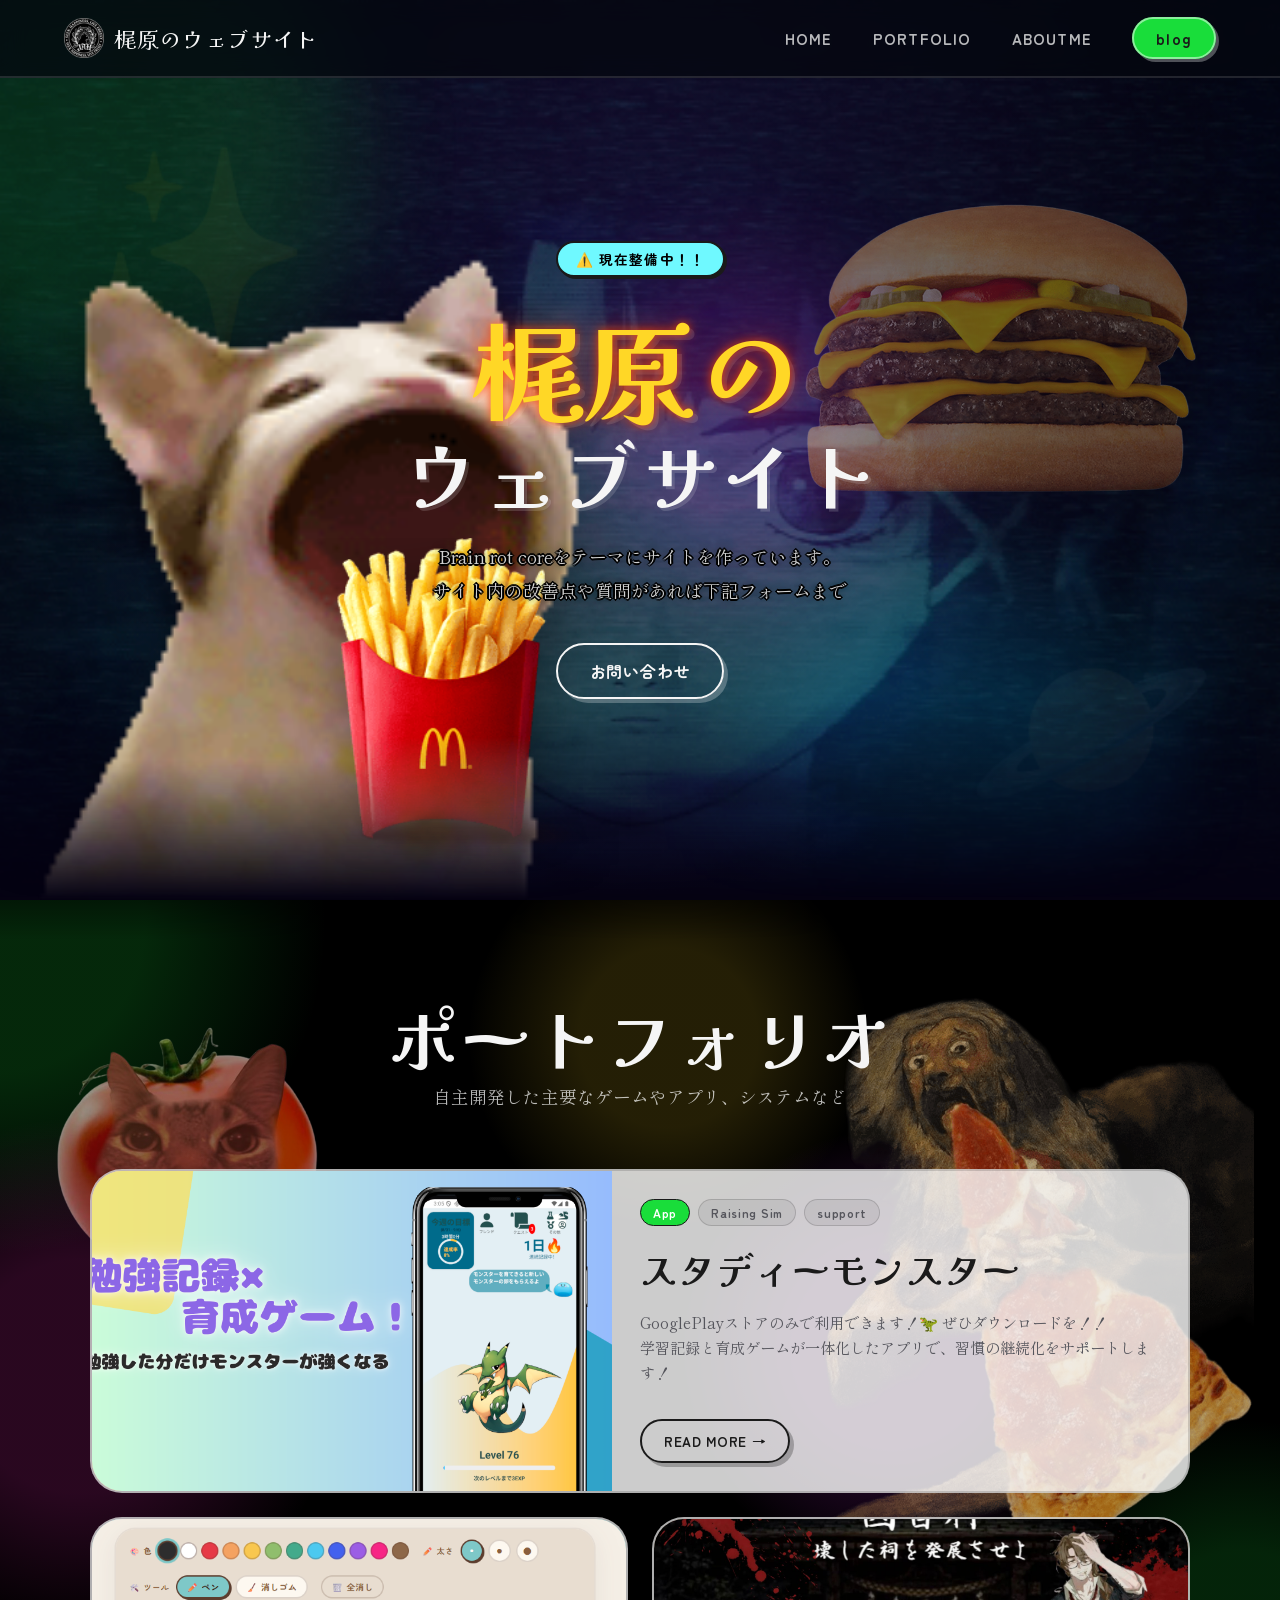
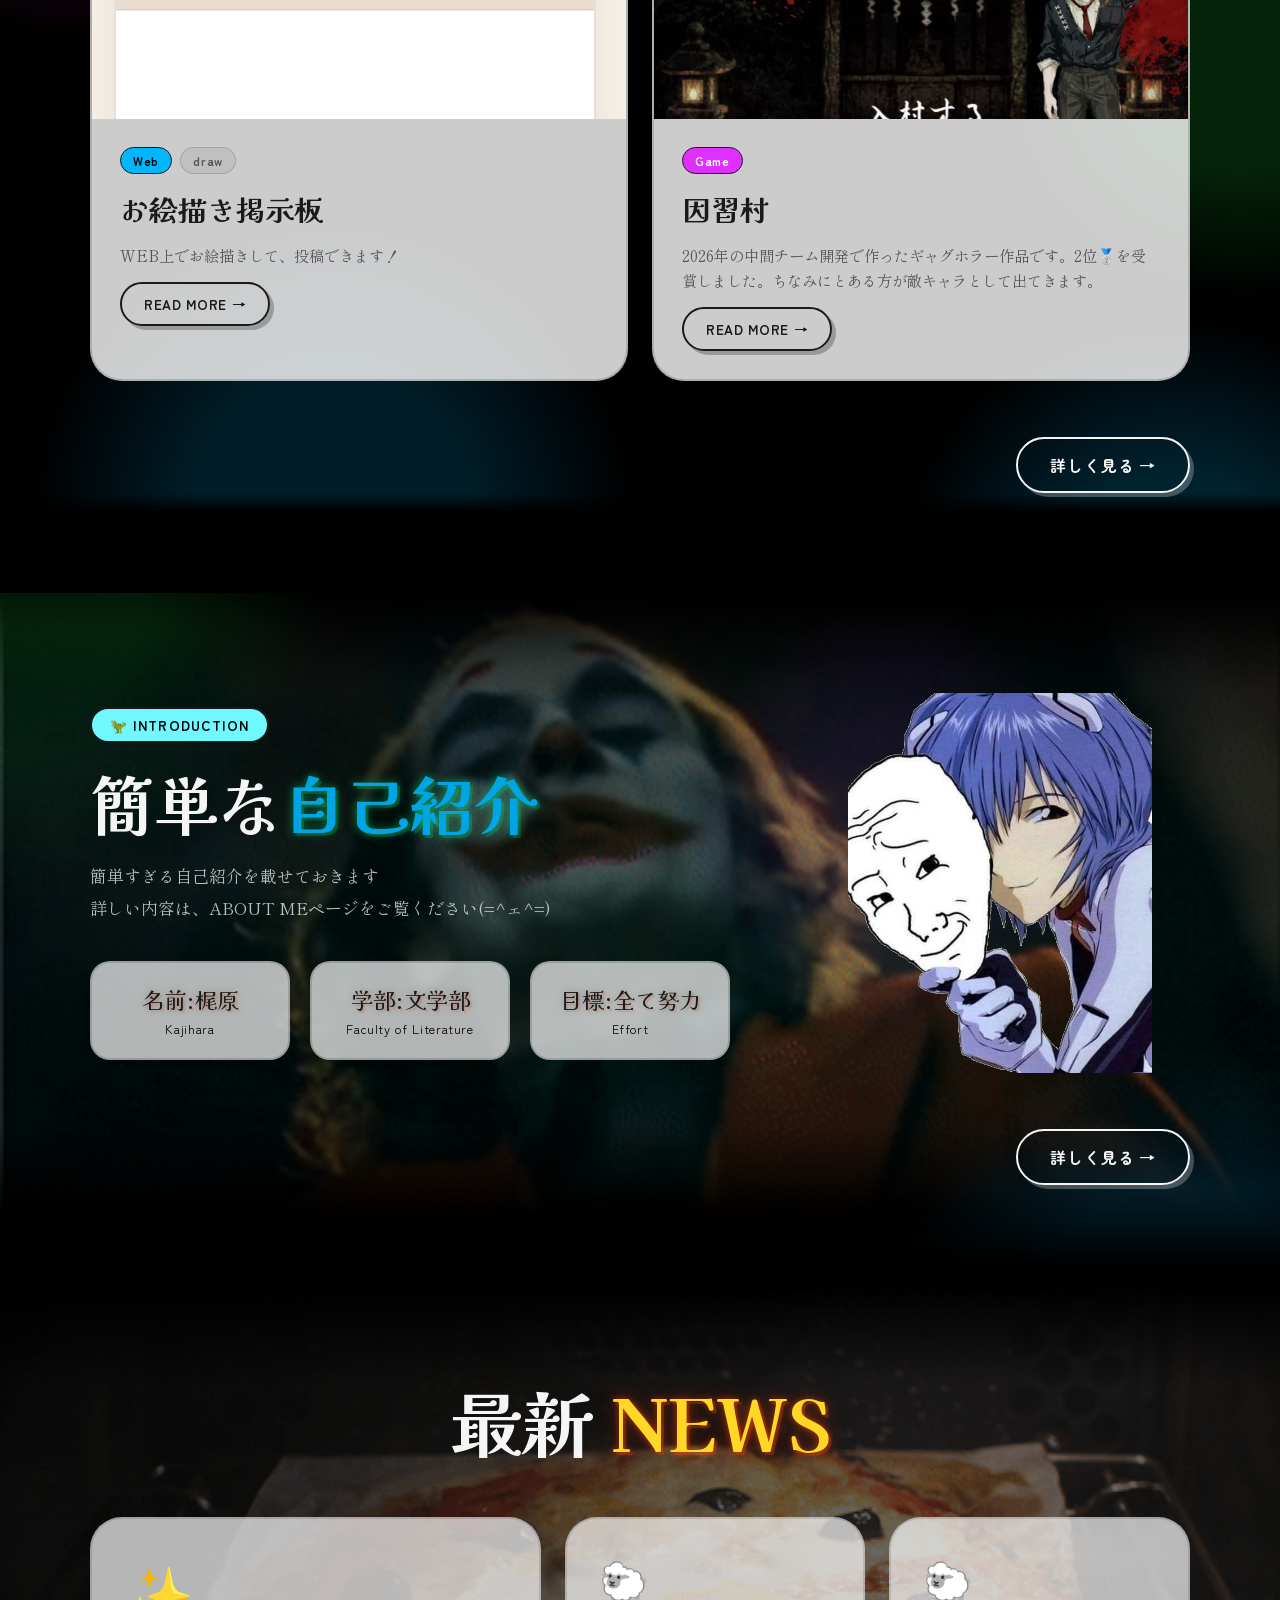
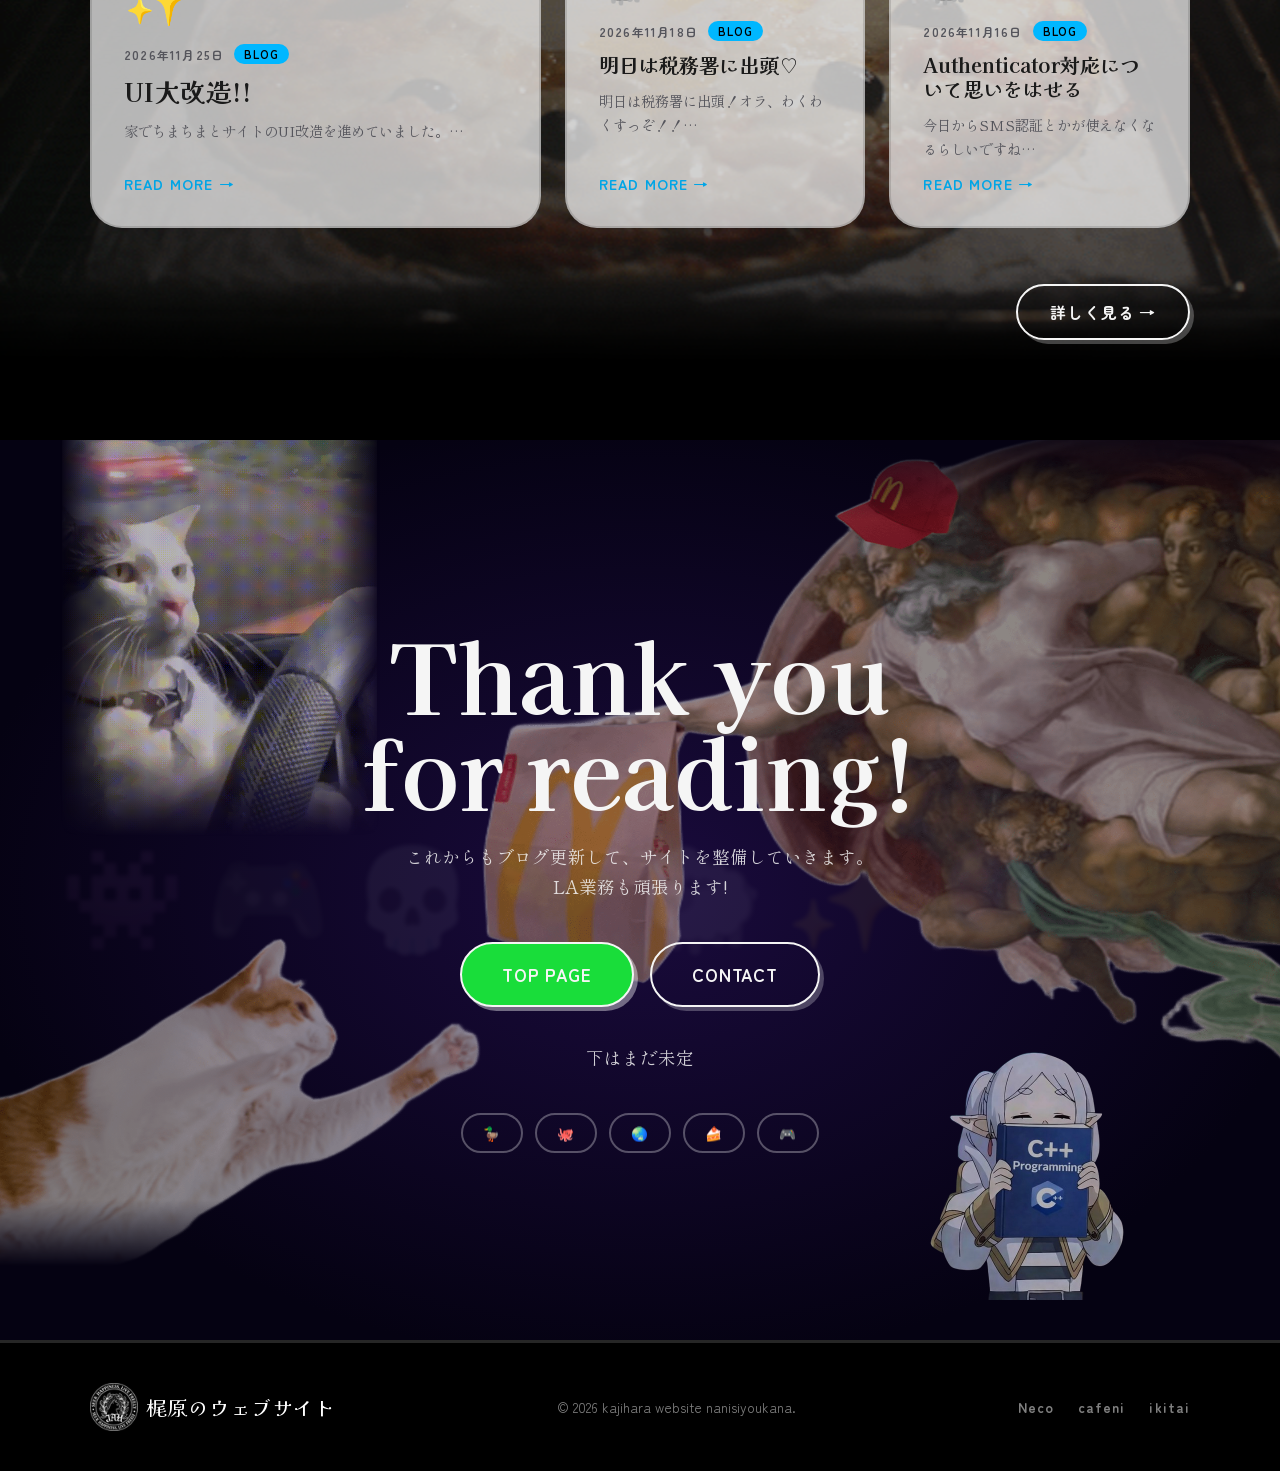
<file: index.html>
<!DOCTYPE html>
<html lang="ja">
<head>
  <meta charset="UTF-8" />
  <meta name="viewport" content="width=device-width, initial-scale=1.0" />
  <meta name="description" content="梶原のウェブサイトです。制作したゲームやアプリ、ブログなどを公開しています。" />
  <meta property="og:title" content="梶原のウェブサイト">
  <meta property="og:description" content="梶原のウェブサイトです。制作したゲームやアプリ、ブログなどを公開しています。">
  <meta property="og:image" content="https://itako0.github.io/gyorocchi-love/assets/img/thumbnail.png">
  <meta property="og:url" content="https://itako0.github.io/gyorocchi-love/">
  <meta property="og:type" content="website">
  <link rel="icon" href="https://itako0.github.io/gyorocchi-love/assets/img/favicon.png" type="image/png">
  <meta property="og:image:width" content="1200">
  <meta property="og:image:height" content="630">
  <meta name="twitter:card" content="summary_large_image">

  <title>梶原のウェブサイト</title>
  <link rel="stylesheet" href="common.css" />
  <link rel="stylesheet" href="cursor.css" />
  <link rel="stylesheet" href="index.css" />
  <link href="https://fonts.googleapis.com/css2?family=Zen+Maru+Gothic:wght@400;500;700;900&family=Shippori+Mincho:wght@400;600;700;800&family=Kaisei+Decol:wght@400;700&display=swap" rel="stylesheet" />
</head>
  <style>
    .footer { position: relative; }
    .footer-fran {
      position: absolute; right: 16px; bottom: 0;
      width: 160px; height: 160px;
      opacity: 0.9; pointer-events: none;
      image-rendering: pixelated;
    }
  </style>
<body>

  <!-- NAV -->
  <nav class="navbar">
    <div class="nav-logo">
      <img src="assets/img/JAHlogo.png" alt="JAH" class="logo-icon logo-icon-img" />
      <span class="logo-text">梶原のウェブサイト</span>
    </div>
    <ul class="nav-links">
      <li><a href="index.html">HOME</a></li>
      <li><a href="portfolio.html">PORTFOLIO</a></li>
      <li><a href="about.html">ABOUTME</a></li>
      <li><a href="blog.html" class="nav-cta">blog</a></li>
    </ul>
    <button class="hamburger" id="hamburger" aria-label="menu">☰</button>
  </nav>

  <!-- HERO -->
  <section class="hero">
    <div class="hero-bg-shapes">
      <div class="shape shape-1"></div>
      <div class="shape shape-2"></div>
      <div class="shape shape-3"></div>
      <div class="blob blob-1">✨</div>
      <div class="blob blob-2">🪐</div>
      <img src="assets/img/dabuti.png" alt="" class="hero-burger-bg" />
    </div>
    <img src="assets/img/lojakg.gif" alt="" class="hero-cat-img" />
    <img src="assets/img/McFry.png" alt="" class="hero-fries-img" />
    <div class="hero-content">
      <div class="hero-badge">⚠️ 現在整備中！！</div>
      <h1 class="hero-title">
        <span class="line-2">梶原の</span>
        <span class="line-3">ウェブサイト</span>
        
      </h1>
      <p class="hero-desc">
       Brain rot coreをテーマにサイトを作っています。<br>
       サイト内の改善点や質問があれば下記フォームまで
      </p>
      <div class="hero-btns">
        <a href="https://docs.google.com/forms/d/e/1FAIpQLScjM1PCplizDocFQvT2k_Tk1xQ-bJfkor9nS8gyiro2ziUb2w/viewform?usp=dialog" class="btn btn-outline">お問い合わせ</a>
      </div>
    </div>
  </section>


  <!-- GAMES -->
  <section class="games-section" id="portfolio">
    <div class="section-header">
      <h2 class="section-title">ポートフォリオ</span></h2>
      <p class="section-sub">自主開発した主要なゲームやアプリ、システムなど</p>
    </div>
    <div class="games-grid">
      <div class="game-card featured">
        <div class="game-card-inner">
          <div class="game-art game-art-1">
            <div class="game-art-bg"></div>
            <img src="assets/img/1.png" alt="スタディーモンスター" style="width:100%;height:100%;object-fit:cover;position:absolute;inset:0;" />
             <div class="game-particles">

            </div>
          </div>
          <div class="game-info">
            <div class="game-tags">
              <span class="tag tag-new">App</span>
              <span class="tag">Raising Sim</span>
              <span class="tag">support</span>
            </div>
            <h3 class="game-title">スタディーモンスター</h3>
            <p class="game-desc">GooglePlayストアのみで利用できます！🦖 ぜひダウンロードを！！<br>
              学習記録と育成ゲームが一体化したアプリで、習慣の継続化をサポートします！</p>
            <a href="portfolio.html?id=study-monster" class="btn btn-dark">READ MORE →</a>
          </div>
        </div>
      </div>
      <div class="game-card">
        <div class="game-card-inner">
          <div class="game-art game-art-2">
            <img src="assets/img/oekaki.png" alt="お絵描き" style="width:100%;height:100%;object-fit:cover;position:absolute;inset:0;" />
          </div>
          <div class="game-info">
            <div class="game-tags">
              <span class="tag tag-classic">Web</span>
              <span class="tag">draw</span>
            </div>
            <h3 class="game-title">お絵描き掲示板</h3>
            <p class="game-desc">WEB上でお絵描きして、投稿できます！</p>
            <a href="portfolio.html?id=oekaki" class="btn btn-dark">READ MORE →</a>
          </div>
        </div>
      </div>
      <div class="game-card">
        <div class="game-card-inner">
          <div class="game-art game-art-3">
            <img src="assets/img/insyu.jpg" alt="因習村" style="width:100%;height:100%;object-fit:cover;position:absolute;inset:0;" />
          </div>
          <div class="game-info">
            <div class="game-tags">
              <span class="tag tag-hard">Game</span>
            </div>
            <h3 class="game-title">因習村</h3>
            <p class="game-desc">2026年の中間チーム開発で作ったギャグホラー作品です。2位🥈を受賞しました。ちなみにとある方が敵キャラとして出てきます。</p>
            <a href="portfolio.html?id=insyu-mura" class="btn btn-dark">READ MORE →</a>
          </div>
        </div>
      </div>
    </div>
    <div class="section-more">
      <!-- ↓ 飛び先のURLを href に貼ってください -->
      <a href="portfolio.html" class="btn btn-more">詳しく見る →</a>
    </div>
  </section>

  <!-- ABOUTME -->
  <section class="about-section" id="about">
    <div class="about-blob-bg"></div>
    <div class="about-content">
      <div class="about-text">
        <div class="about-tag">🦖 INTRODUCTION</div>
        <h2 class="about-title">簡単な<span class="wiggle-text">自己紹介</span></h2>
        <p>簡単すぎる自己紹介を載せておきます</br>
        詳しい内容は、ABOUT MEページをご覧ください(=^ェ^=)</p>
        <div class="stats-row">
          <div class="stat-box">
            <div class="stat-num">名前:梶原</div>
            <div class="stat-label">Kajihara</div>
          </div>
          <div class="stat-box">
            <div class="stat-num">学部:文学部</div>
            <div class="stat-label">Faculty of Literature</div>
          </div>
          <div class="stat-box">
            <div class="stat-num">目標:全て努力</div>
            <div class="stat-label">Effort</div>
          </div>
        </div>
      </div>
      <div class="about-visual">
        <div class="team-blob">
          <img src="assets/img/ayanami.png" alt="あやなみ" class="about-pikacat" />
        </div>
      </div>
    </div>
    <div class="section-more">
      <a href="about.html" class="btn btn-more">詳しく見る →</a>
    </div>
  </section>

  <!-- NEWS -->
  <section class="news-section" id="news">
    <div class="section-header">
      <h2 class="section-title">最新 <span class="highlight">NEWS</span></h2>
    </div>
    <!-- posts.js の内容でJSが動的に生成（最新3件） -->
    <div class="news-grid" id="newsGrid"></div>
    <div class="section-more">
      <!-- ↓ 飛び先のURLを href に貼ってください -->
      <a href="blog.html" class="btn btn-more">詳しく見る →</a>
    </div>
  </section>

  <!-- CONTACT -->
  <section class="contact-section" id="contact">
    <img src="assets/img/cava.gif" alt="cava" class="cave-img" />
    <div class="contact-emoji-bg">👾🎮💀🦖🐑✨🔮🏆</div>
    <div class="contact-inner">
      <h2 class="contact-title">Thank you<br />for reading!</h2>
      <p>これからもブログ更新して、サイトを整備していきます。<br />LA業務も頑張ります!</p>
      <div class="contact-btns">
        <a href="#" class="btn btn-primary btn-big">TOP PAGE</a>
        <a href="https://docs.google.com/forms/d/e/1FAIpQLScjM1PCplizDocFQvT2k_Tk1xQ-bJfkor9nS8gyiro2ziUb2w/viewform?usp=dialog" class="btn btn-outline btn-big">CONTACT</a>
      </div>

      <p>下はまだ未定</p>

      <div class="social-links">
        <a href="https://www.birdfan.net/" class="social-pill">🦆</a>
        <a href="https://waratako.com/" class="social-pill">🐙</a>
        <a href="https://earth.nullschool.net/jp/" class="social-pill">🌏</a>
        <a href="https://www.chateraise.co.jp/ec/c/ccake/" class="social-pill">🍰</a>
        <a href="#" class="social-pill">🎮</a>
      </div>
    </div>
  </section>

  <!-- FOOTER -->
  <footer class="footer">
    <div class="footer-inner">
      <div class="footer-logo"><img src="assets/img/JAHlogo.png" alt="JAH" class="footer-logo-img" /> 梶原のウェブサイト</div>
      <p class="footer-text">© 2026 kajihara website nanisiyoukana.</p>
      <div class="footer-links">
        <a href="https://ja.wikipedia.org/wiki/%E3%83%8D%E3%82%B3">Neco</a>
        <a href="https://www.starbucks.co.jp/">cafeni</a>
        <a href="https://www.pref.hokkaido.lg.jp/">ikitai</a>
      </div>
    </div>
  </footer>

  <!-- DATA -->
  <script src="posts.js"></script>
  <script src="warning.js"></script>

  <script>
  // ── NEWSセクション ──
  (function() {
    const CATEGORY_EMOJI = {
      game:  "🎮",
      anime: "📺",
      life:  "🐑",
      make:  "🛠️",
      other: "✨"
    };

    const grid = document.getElementById('newsGrid');
    if (!grid || typeof POSTS === 'undefined') return;

    // IDの重複を除去しつつ日付の新しい順に並べ、先頭3件を取得
    const seen = new Set();
    const picks = [...POSTS]
      .sort((a, b) => b.date.localeCompare(a.date))
      .filter(p => {
        if (seen.has(p.id)) return false;
        seen.add(p.id);
        return true;
      })
      .slice(0, 3);

    if (picks.length === 0) {
      grid.innerHTML = '<p style="text-align:center;color:var(--brown-mid)">まだ記事がないよ</p>';
      return;
    }

    grid.innerHTML = picks.map((p, i) => {
      const big = i === 0 ? 'news-card-big' : '';
      const emoji = CATEGORY_EMOJI[p.category] || '✨';
      return `
        <article class="news-card ${big}">
          <div class="news-emoji">${emoji}</div>
          <div class="news-meta">
            <span class="news-date">${p.dateLabel.toUpperCase()}</span>
            <span class="news-cat">BLOG</span>
          </div>
          <h3>${p.title}</h3>
          <p>${p.summary.slice(0, 80)}…</p>
          <a href="blog.html#${p.id}" class="news-link">READ MORE →</a>
        </article>`;
    }).join('');
  })();

  // ── Hamburger ──
  document.getElementById('hamburger').addEventListener('click', () => {
    document.querySelector('.nav-links').classList.toggle('open');
  });

  // ── Scroll reveal ──
  const observer = new IntersectionObserver(entries => {
    entries.forEach(e => { if (e.isIntersecting) e.target.classList.add('revealed'); });
  }, { threshold: 0.15 });
  document.querySelectorAll('.game-card, .news-card, .stat-box, .about-text, .about-visual').forEach(el => observer.observe(el));
  </script>
</body>
</html>
</file>
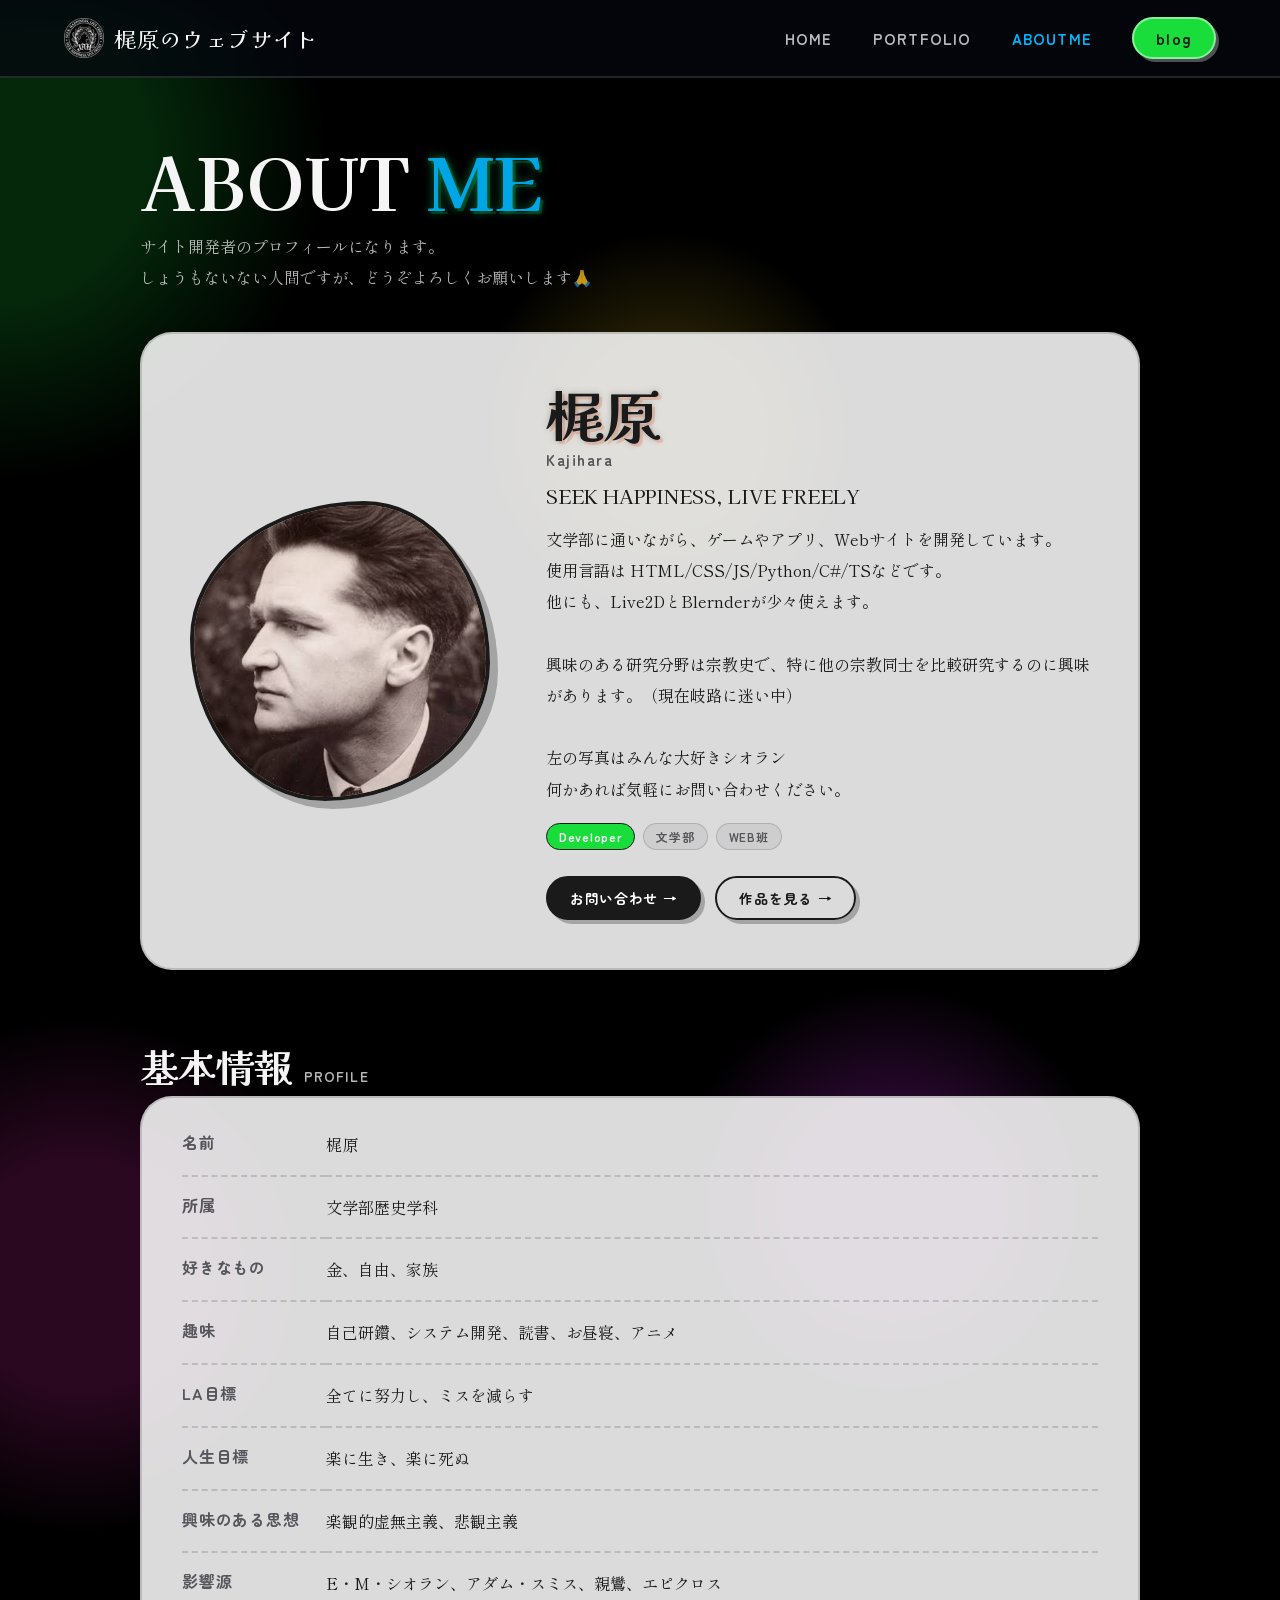
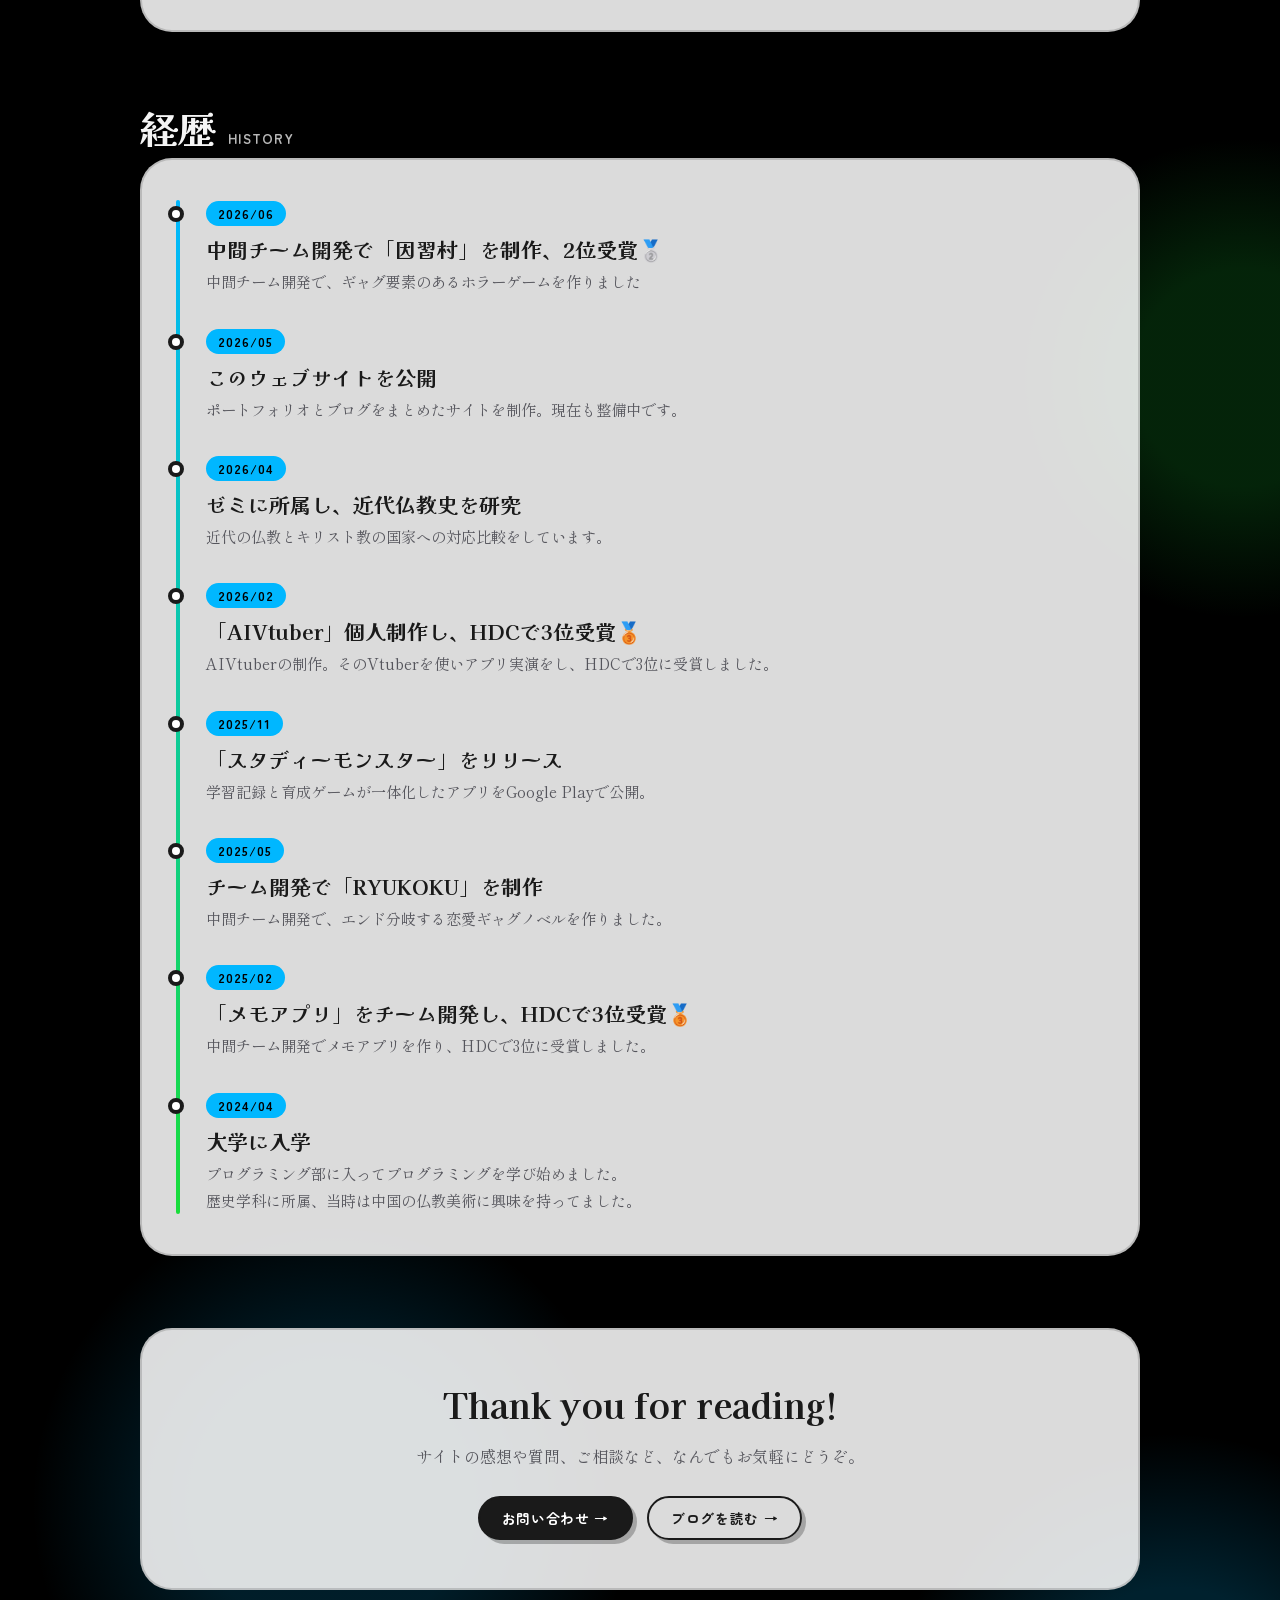
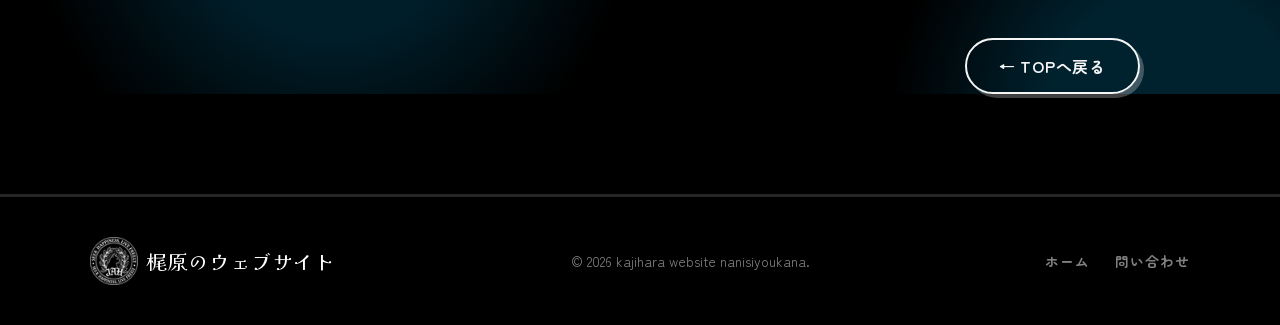
<file: about.html>
<!DOCTYPE html>
<html lang="ja">
<head>
  <meta charset="UTF-8" />
  <meta name="viewport" content="width=device-width, initial-scale=1.0" />
  <meta name="description" content="梶原のプロフィールページです。経歴や好きなもの、できることを紹介しています。" />
  <meta property="og:title" content="ABOUT ME | 梶原のウェブサイト">
  <meta property="og:description" content="梶原のプロフィールページです。経歴や好きなもの、できることを紹介しています。">
  <meta property="og:image" content="https://itako0.github.io/gyorocchi-love/assets/img/thumbnail.png">
  <meta property="og:type" content="website">
  <meta name="twitter:card" content="summary_large_image">
  <link rel="icon" href="https://itako0.github.io/gyorocchi-love/assets/img/favicon.png" type="image/png">

  <title>ABOUT ME | 梶原のウェブサイト</title>
  <link rel="stylesheet" href="common.css" />
  <link rel="stylesheet" href="cursor.css" />
  <link rel="stylesheet" href="about.css" />
  <link href="https://fonts.googleapis.com/css2?family=Zen+Maru+Gothic:wght@400;500;700;900&family=Shippori+Mincho:wght@400;600;700;800&family=Kaisei+Decol:wght@400;700&display=swap" rel="stylesheet" />
  <script>document.documentElement.classList.add('js');</script>
</head>
<body>

  <!-- NAV -->
  <nav class="navbar">
    <a class="nav-logo" href="index.html">
      <img src="assets/img/JAHlogo.png" alt="JAH" class="logo-icon logo-icon-img" />
      <span class="logo-text">梶原のウェブサイト</span>
    </a>
    <ul class="nav-links">
      <li><a href="index.html">HOME</a></li>
      <li><a href="portfolio.html">PORTFOLIO</a></li>
      <li><a href="about.html" class="is-current">ABOUTME</a></li>
      <li><a href="blog.html" class="nav-cta">blog</a></li>
    </ul>
    <button class="hamburger" id="hamburger" aria-label="menu">☰</button>
  </nav>

  <main class="page">
    <div class="about-wrap">

      <header class="about-head">
        <h1>ABOUT <span class="wiggle-text">ME</span></h1>
        <p>サイト開発者のプロフィールになります。</br>
        しょうもないない人間ですが、どうぞよろしくお願いします🙏</p>
      </header>

      <!-- ═══ 自己紹介 ═══ -->
      <section class="card profile reveal">
        <div class="photo-frame">
          <div class="photo">
            <span class="photo-emoji" aria-hidden="true">🦖</span>
            <!-- ★ 自分の写真：assets/img/profile.png に置くと自動で表示されます（無ければ絵文字のまま） -->
            <img src="assets/img/sioran.jpeg" alt="梶原の写真" onerror="this.remove()" />
          </div>
        </div>
        <div>
          <h2 class="profile-name">梶原<small>Kajihara</small></h2>
          <p class="profile-copy">SEEK HAPPINESS, LIVE FREELY</p>
          <p class="profile-text">
            文学部に通いながら、ゲームやアプリ、Webサイトを開発しています。<br>
            使用言語は HTML/CSS/JS/Python/C#/TSなどです。<br>
            他にも、Live2DとBlernderが少々使えます。<br>
            <br>
            興味のある研究分野は宗教史で、特に他の宗教同士を比較研究するのに興味があります。（現在岐路に迷い中）<br>
            <br>
            左の写真はみんな大好きシオラン<br>
            何かあれば気軽にお問い合わせください。
          </p>
          <div class="profile-tags">
            <span class="tag tag-new">Developer</span>
            <span class="tag">文学部</span>
            <span class="tag">WEB班</span>
          </div>
          <div class="profile-btns">
            <a href="https://docs.google.com/forms/d/e/1FAIpQLScjM1PCplizDocFQvT2k_Tk1xQ-bJfkor9nS8gyiro2ziUb2w/viewform?usp=dialog" class="btn btn-dark-fill">お問い合わせ →</a>
            <a href="portfolio.html" class="btn btn-dark">作品を見る →</a>
          </div>
        </div>
      </section>

      <!-- ═══ 基本情報 ═══ -->
      <section class="block reveal">
        <h2 class="block-title">基本情報<small>PROFILE</small></h2>
        <div class="card facts">
          <dl>
            <dt>名前</dt><dd>梶原</dd>
            <dt>所属</dt><dd>文学部歴史学科</dd>
            <dt>好きなもの</dt><dd>金、自由、家族</dd>
            <dt>趣味</dt><dd>自己研鑽、システム開発、読書、お昼寝、アニメ</dd>
            <dt>LA目標</dt><dd>全てに努力し、ミスを減らす</dd>
            <dt>人生目標</dt><dd>楽に生き、楽に死ぬ</dd>
            <dt>興味のある思想</dt><dd>楽観的虚無主義、悲観主義</dd>
            <dt>影響源</dt><dd>E・M・シオラン、アダム・スミス、親鸞、エピクロス</dd>
          </dl>
        </div>
      </section>

      <!-- ═══ 経歴 ═══ -->
      <section class="block reveal">
        <h2 class="block-title">経歴<small>HISTORY</small></h2>
        <div class="card timeline">

          <div class="tl-item">
            <span class="tl-year">2026/06</span>
            <h3 class="tl-title">中間チーム開発で「因習村」を制作、2位受賞🥈</h3>
            <p class="tl-desc">中間チーム開発で、ギャグ要素のあるホラーゲームを作りました</p>
          </div>

          <div class="tl-item">
            <span class="tl-year">2026/05</span>
            <h3 class="tl-title">このウェブサイトを公開</h3>
            <p class="tl-desc">ポートフォリオとブログをまとめたサイトを制作。現在も整備中です。</p>
          </div>

          <div class="tl-item">
            <span class="tl-year">2026/04</span>
            <h3 class="tl-title">ゼミに所属し、近代仏教史を研究</h3>
            <p class="tl-desc">近代の仏教とキリスト教の国家への対応比較をしています。</p>
          </div>

          <div class="tl-item">
            <span class="tl-year">2026/02</span>
            <h3 class="tl-title">「AIVtuber」個人制作し、HDCで3位受賞🥉</h3>
            <p class="tl-desc">AIVtuberの制作。そのVtuberを使いアプリ実演をし、HDCで3位に受賞しました。</p>
          </div>

          <div class="tl-item">
            <span class="tl-year">2025/11</span>
            <h3 class="tl-title">「スタディーモンスター」をリリース</h3>
            <p class="tl-desc">学習記録と育成ゲームが一体化したアプリをGoogle Playで公開。</p>
          </div>

          <div class="tl-item">
            <span class="tl-year">2025/05</span>
            <h3 class="tl-title">チーム開発で「RYUKOKU」を制作</h3>
            <p class="tl-desc">中間チーム開発で、エンド分岐する恋愛ギャグノベルを作りました。</p>
          </div>

          <div class="tl-item">
            <span class="tl-year">2025/02</span>
            <h3 class="tl-title">「メモアプリ」をチーム開発し、HDCで3位受賞🥉</h3>
            <p class="tl-desc">中間チーム開発でメモアプリを作り、HDCで3位に受賞しました。</p>
          </div>

          <div class="tl-item">
            <span class="tl-year">2024/04</span>
            <h3 class="tl-title">大学に入学</h3>
            <p class="tl-desc">プログラミング部に入ってプログラミングを学び始めました。<br/>
            歴史学科に所属、当時は中国の仏教美術に興味を持ってました。</p>
          </div>
        </div>
      </section>
 

      <!-- ═══ 終わりに ═══ -->
      <section class="card about-cta reveal">
        <h2>Thank you for reading!</h2>
        <p>サイトの感想や質問、ご相談など、なんでもお気軽にどうぞ。</p>
        <div class="profile-btns">
          <a href="https://docs.google.com/forms/d/e/1FAIpQLScjM1PCplizDocFQvT2k_Tk1xQ-bJfkor9nS8gyiro2ziUb2w/viewform?usp=dialog" class="btn btn-dark-fill">お問い合わせ →</a>
          <a href="blog.html" class="btn btn-dark">ブログを読む →</a>
        </div>
      </section>

      <div class="page-foot"><a href="index.html" class="btn btn-more">← TOPへ戻る</a></div>
    </div>
  </main>

  <!-- FOOTER -->
  <footer class="footer">
    <div class="footer-inner">
      <div class="footer-logo"><img src="assets/img/JAHlogo.png" alt="JAH" class="footer-logo-img" /> 梶原のウェブサイト</div>
      <p class="footer-text">© 2026 kajihara website nanisiyoukana.</p>
      <div class="footer-links">
        <a href="index.html">ホーム</a>
        <a href="https://docs.google.com/forms/d/e/1FAIpQLScjM1PCplizDocFQvT2k_Tk1xQ-bJfkor9nS8gyiro2ziUb2w/viewform?usp=dialog">問い合わせ</a>
      </div>
    </div>
  </footer>

  <script src="warning.js"></script>
  <script>
    // ハンバーガーメニュー
    document.getElementById('hamburger').addEventListener('click', () => document.querySelector('.nav-links').classList.toggle('open'));
    // スクロールで表示
    const io = new IntersectionObserver(es => es.forEach(e => { if (e.isIntersecting) { e.target.classList.add('revealed'); io.unobserve(e.target); } }), { threshold: 0.12 });
    document.querySelectorAll('.reveal').forEach(el => io.observe(el));
  </script>
</body>
</html>
</file>
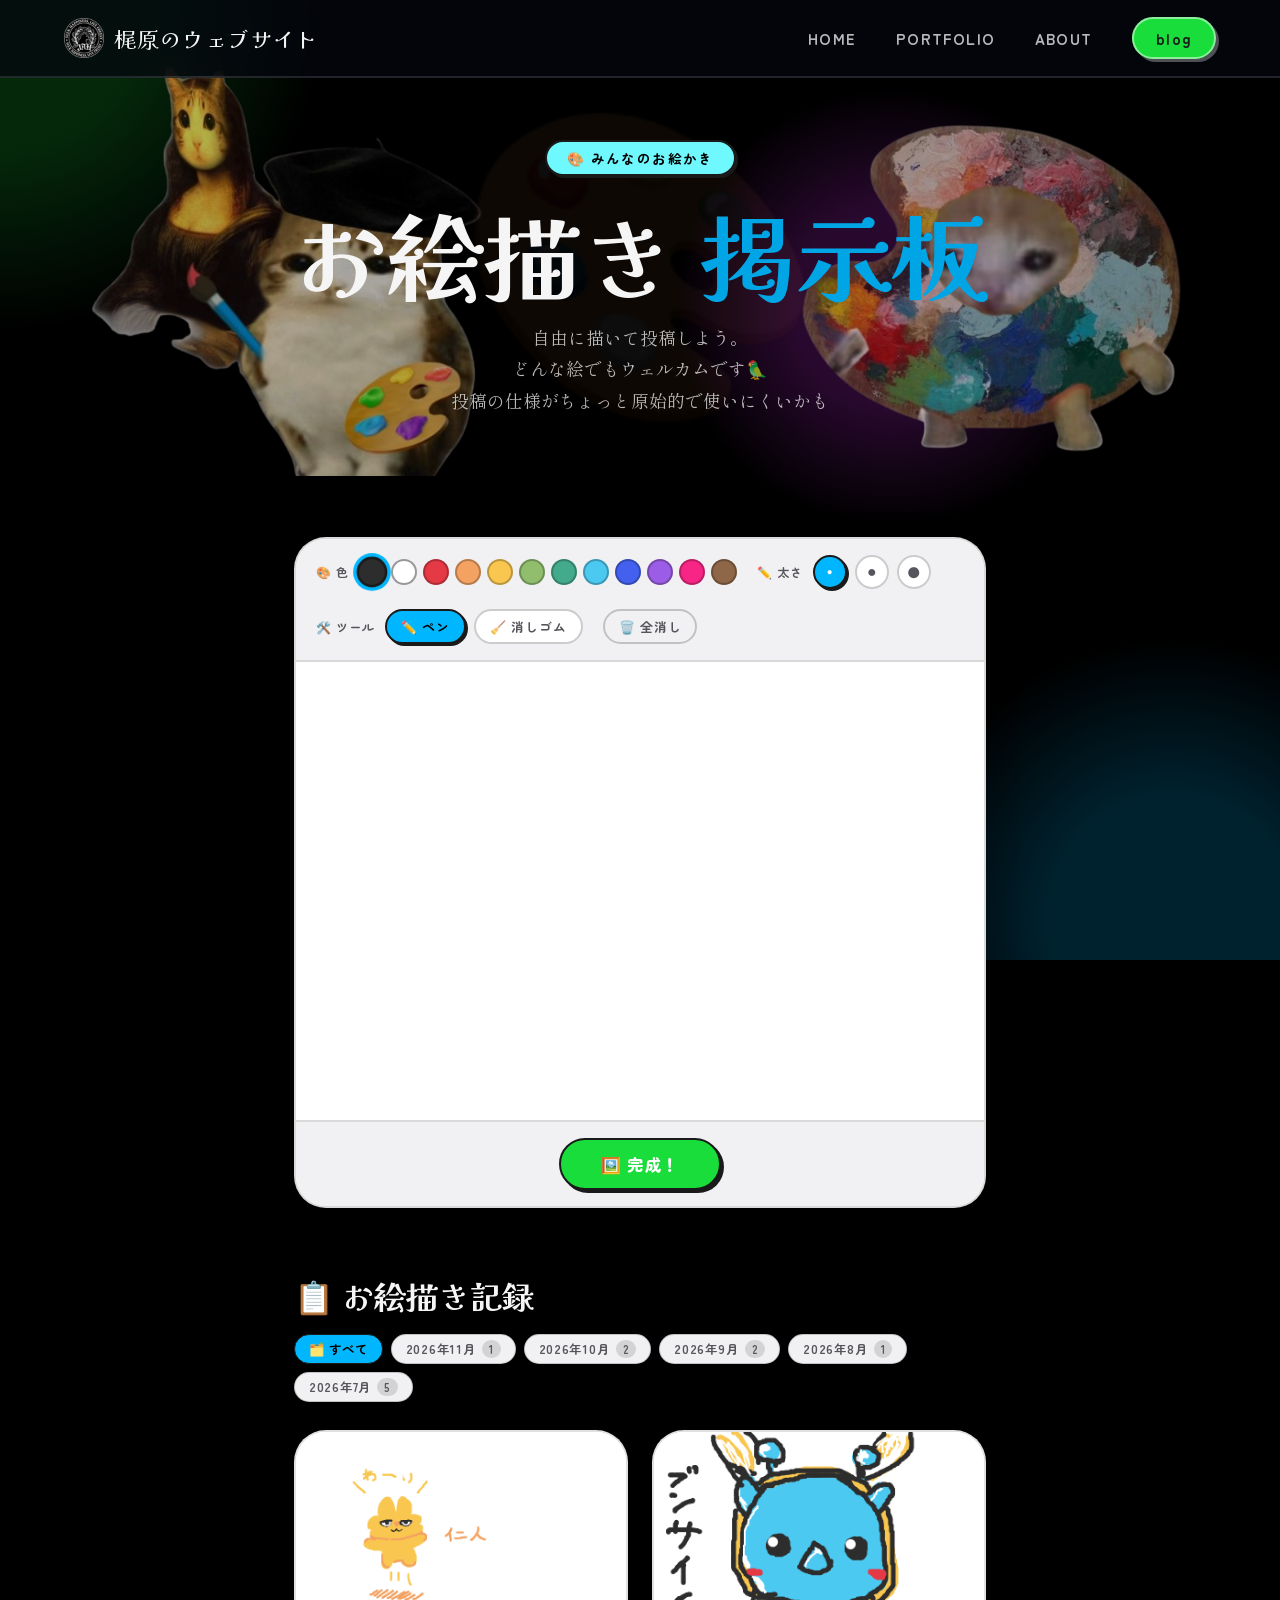
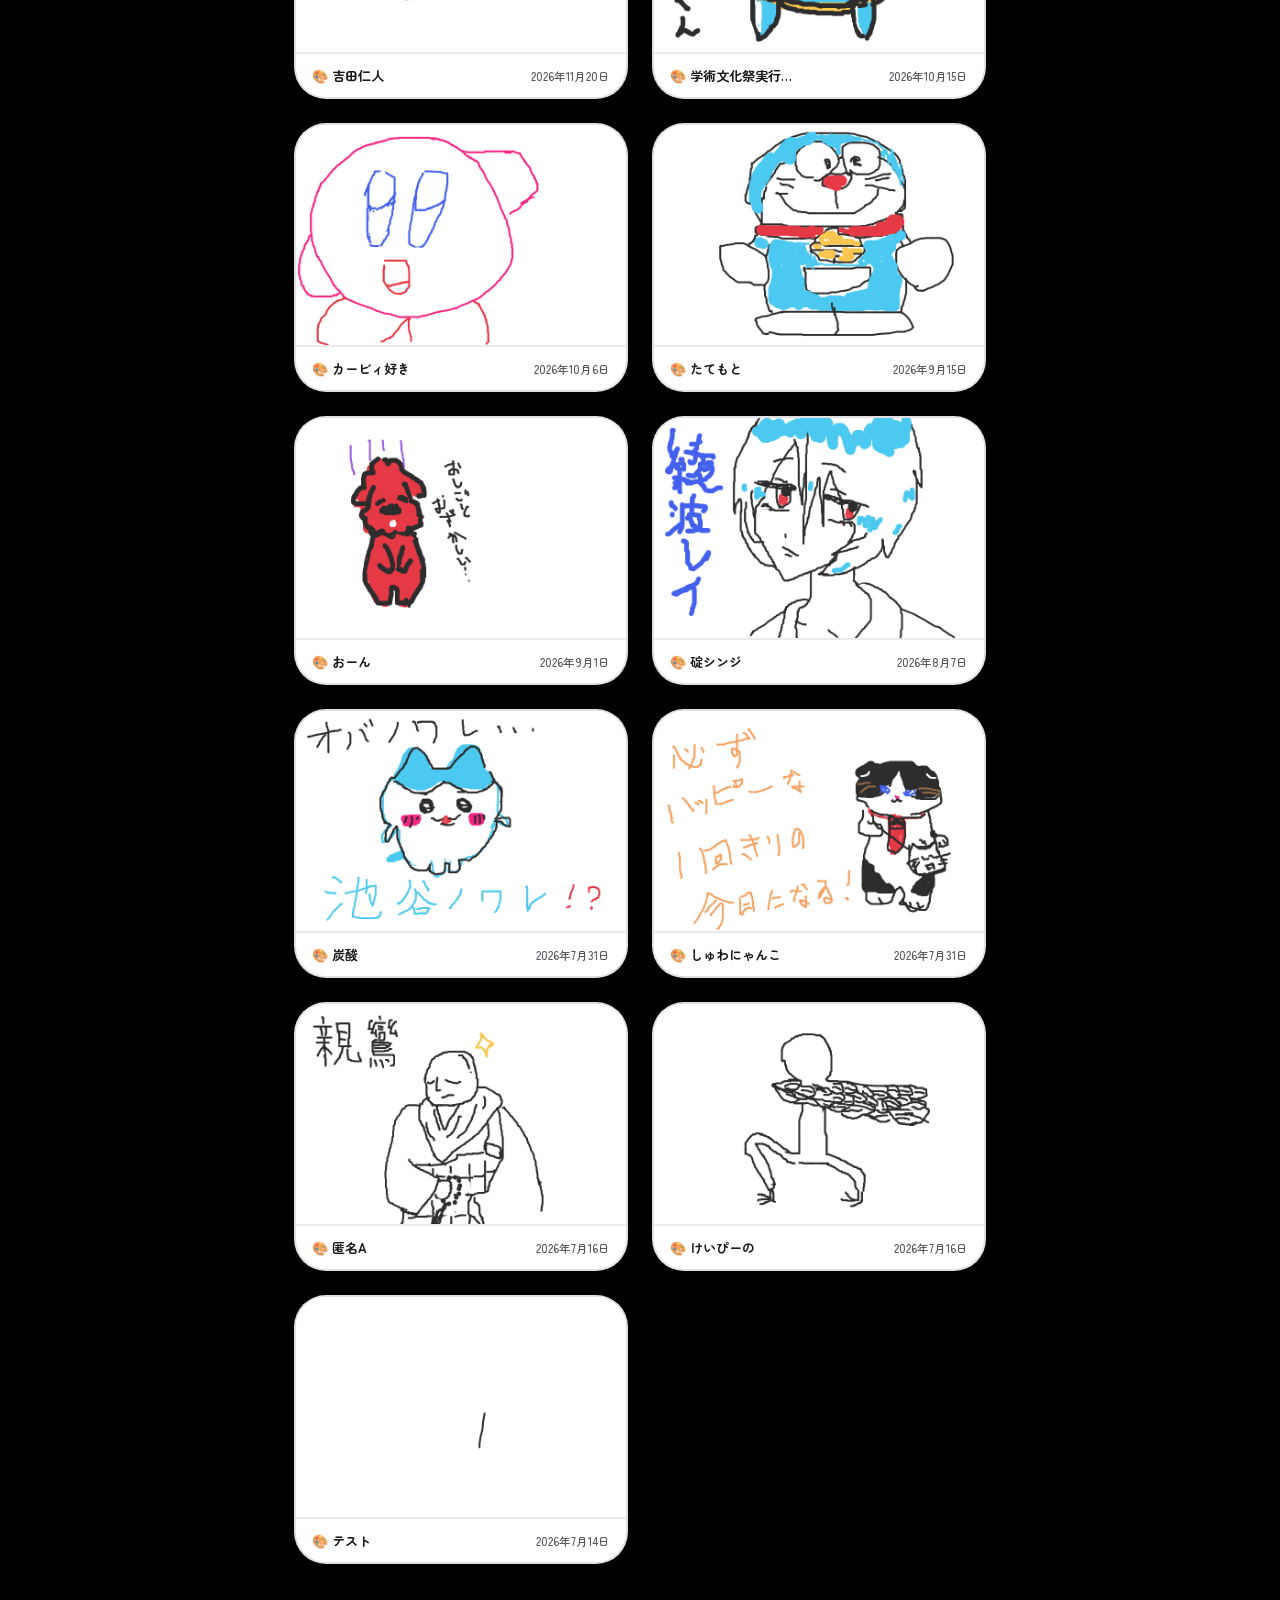
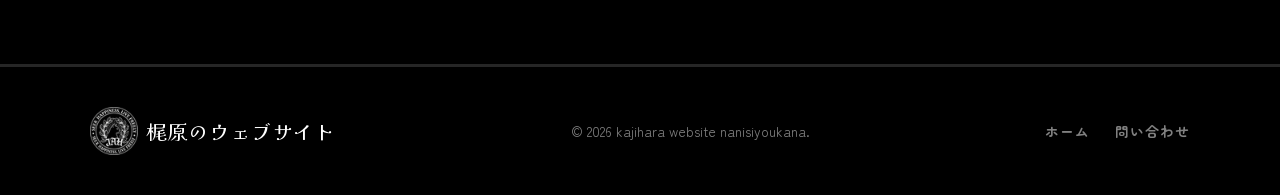
<file: oekaki.html>
<!DOCTYPE html>
<html lang="ja">
<head>
  <meta charset="UTF-8" />
  <meta name="viewport" content="width=device-width, initial-scale=1.0" />
  <title>お絵かき掲示板 — 梶原のウェブサイト</title>
  <link href="https://fonts.googleapis.com/css2?family=Zen+Maru+Gothic:wght@400;500;700;900&family=Shippori+Mincho:wght@400;600;700;800&family=Kaisei+Decol:wght@400;700&display=swap" rel="stylesheet" />
  <link rel="stylesheet" href="common.css" />
  <link rel="stylesheet" href="cursor.css" />
  <link rel="stylesheet" href="oekaki.css" />
  <link rel="icon" href="https://itako0.github.io/gyorocchi-love/assets/img/favicon.png" type="image/png">
</head>
<body>

  <!-- NAV -->
  <nav class="navbar">
    <div class="nav-logo">
      <img src="assets/img/JAHlogo.png" alt="JAH" class="logo-icon logo-icon-img" />
      <span>梶原のウェブサイト</span>
    </div>
    <ul class="nav-links">
      <li><a href="index.html">HOME</a></li>
      <li><a href="portfolio.html">PORTFOLIO</a></li>
      <li><a href="about.html">ABOUT</a></li>
      <li><a href="blog.html" class="nav-cta">blog</a></li>
    </ul>
    <button class="hamburger" id="hamburger" aria-label="menu">☰</button>
  </nav>

  <!-- HERO -->
  <section class="oekaki-hero">
    <div class="oekaki-hero-badge">🎨 みんなのお絵かき</div>
    <h1>お絵描き <span>掲示板</span></h1>
    <p>自由に描いて投稿しよう。<br/>どんな絵でもウェルカムです🦜
    <br/>投稿の仕様がちょっと原始的で使いにくいかも</p>
  </section>

  <!-- DRAW SECTION -->
  <main class="oekaki-main">

    <!-- キャンバスエリア -->
    <section class="canvas-section">
      <div class="canvas-wrapper">

        <!-- ツールバー上 -->
        <div class="toolbar top-toolbar">
          <div class="tool-group color-group">
            <span class="tool-label">🎨 色</span>
            <div class="color-swatches" id="colorSwatches"></div>
          </div>
          <div class="tool-group size-group">
            <span class="tool-label">✏️ 太さ</span>
            <div class="size-btns">
              <button class="size-btn active" data-size="4" title="細">●</button>
              <button class="size-btn" data-size="10" title="中">●</button>
              <button class="size-btn" data-size="22" title="太">●</button>
            </div>
          </div>
          <div class="tool-group">
            <span class="tool-label">🛠️ ツール</span>
            <div class="tool-btns">
              <button class="tool-btn active" id="penBtn" title="ペン">✏️ ペン</button>
              <button class="tool-btn" id="eraserBtn" title="消しゴム">🧹 消しゴム</button>
            </div>
          </div>
          <div class="tool-group">
            <button class="clear-btn" id="clearBtn">🗑️ 全消し</button>
          </div>
        </div>

        <!-- キャンバス -->
        <canvas id="drawCanvas" width="720" height="480"></canvas>

        <!-- 投稿フォーム -->
        <div class="post-bar">
          <button class="done-btn" id="doneBtn">🖼️ 完成！</button>
        </div>
      </div>
    </section>

    <!-- 投稿モーダル -->
    <div class="modal-overlay" id="modalOverlay">
      <div class="modal">
        <button class="modal-close" id="modalClose">✕</button>
        <h2>投稿する</h2>
        <div class="modal-preview">
          <img id="previewImg" alt="プレビュー" />
        </div>
        <div class="modal-form">
          <label>ニックネーム</label>
          <input type="text" id="nicknameInput" placeholder="匿名A" maxlength="20" />
          <button class="submit-btn" id="submitBtn">💾 画像を保存する</button>
        </div>
      </div>
    </div>

    <!-- ダウンロード完了案内モーダル -->
    <div class="modal-overlay" id="downloadNoticeOverlay">
      <div class="modal">
        <button class="modal-close" id="downloadNoticeClose">✕</button>
        <h2>💌 保存できました！</h2>
        <div class="modal-form">
          <p style="font-family: var(--font-mincho); color: var(--brown-mid); line-height:1.8; font-size:0.95rem;">
            <strong id="downloadedFilename" style="color:var(--brown); word-break: break-all;"></strong>
            という名前で画像が保存されました。<br/><br/>
            続けて<strong>投稿フォーム</strong>が別タブで開きます。<br/>
            フォームの添付欄で、今保存したばかりの画像ファイルを選んで送信してください 🎨
          </p>
          <button class="submit-btn" id="downloadNoticeOk">フォームを開く</button>
        </div>
      </div>
    </div>

    <!-- 拡大モーダル -->
    <div class="modal-overlay" id="lightboxOverlay">
      <div class="lightbox">
        <button class="modal-close" id="lightboxClose">✕</button>
        <img id="lightboxImg" alt="" />
        <div class="lightbox-footer">
          <div class="lightbox-info">
            <span class="lightbox-name" id="lightboxName"></span>
            <span class="lightbox-date" id="lightboxDate"></span>
          </div>
          <div class="lightbox-like">
            <button class="like-btn" id="lightboxLikeBtn">
              <span class="like-heart">❤️</span>
              <span class="like-label">いいね！</span>
            </button>
            <span class="like-count" id="lightboxLikeCount">0</span>
          </div>
        </div>
      </div>
    </div>

    <!-- 掲示板 -->
    <section class="board-section">
      <div class="board-header">
        <h2>📋 お絵描き記録</h2>
        <div class="archive-filter" id="archiveFilter"></div>
      </div>
      <div class="board-grid" id="boardGrid"></div>
      <div class="no-posts hidden" id="noPosts">
        <div class="no-posts-emoji">🦖</div>
        <p>まだ投稿がないよ。最初の一枚を描いてみて！</p>
      </div>
    </section>

  </main>

  <!-- FOOTER -->
  <footer class="footer">
    <div class="footer-inner">
      <div class="footer-logo"><img src="assets/img/JAHlogo.png" alt="JAH" class="footer-logo-img" /> 梶原のウェブサイト</div>
      <p class="footer-text">© 2026 kajihara website nanisiyoukana.</p>
      <div class="footer-links">
        <a href="index.html">ホーム</a>
        <a href="https://docs.google.com/forms/d/e/1FAIpQLScjM1PCplizDocFQvT2k_Tk1xQ-bJfkor9nS8gyiro2ziUb2w/viewform?usp=dialog">問い合わせ</a>
      </div>
    </div>
  </footer>

  <script src="warning.js"></script>
  <script>
  // =============================================
  //  お絵かき掲示板 — メインスクリプト
  // =============================================

  // ── 色パレット ──
  const COLORS = [
    { hex: '#2d2d2d', label: 'くろ' },
    { hex: '#ffffff', label: 'しろ' },
    { hex: '#e63946', label: 'あか' },
    { hex: '#f4a261', label: 'オレンジ' },
    { hex: '#f9c74f', label: 'きいろ' },
    { hex: '#90be6d', label: 'みどり' },
    { hex: '#43aa8b', label: 'エメラルド' },
    { hex: '#4cc9f0', label: 'みずいろ' },
    { hex: '#4361ee', label: 'あお' },
    { hex: '#9b5de5', label: 'むらさき' },
    { hex: '#f72585', label: 'ピンク' },
    { hex: '#8d6748', label: 'ちゃいろ' },
  ];

  // ── state ──
  let currentColor = COLORS[0].hex;
  let currentSize  = 4;
  let isEraser     = false;
  let drawing      = false;
  let lastX = 0, lastY = 0;
  let activeMonth  = null; // アーカイブフィルタ

  const canvas  = document.getElementById('drawCanvas');
  const ctx     = canvas.getContext('2d');

  // キャンバス初期化（白背景）
  function initCanvas() {
    ctx.fillStyle = '#ffffff';
    ctx.fillRect(0, 0, canvas.width, canvas.height);
  }
  initCanvas();

  // ── 色スウォッチ描画 ──
  const swatchContainer = document.getElementById('colorSwatches');
  COLORS.forEach(c => {
    const btn = document.createElement('button');
    btn.className = 'swatch' + (c.hex === currentColor ? ' active' : '');
    btn.style.setProperty('--swatch-color', c.hex);
    btn.title = c.label;
    btn.dataset.color = c.hex;
    if (c.hex === '#ffffff') btn.classList.add('white-swatch');
    btn.addEventListener('click', () => {
      currentColor = c.hex;
      isEraser = false;
      document.querySelectorAll('.swatch').forEach(s => s.classList.remove('active'));
      btn.classList.add('active');
      document.getElementById('penBtn').classList.add('active');
      document.getElementById('eraserBtn').classList.remove('active');
    });
    swatchContainer.appendChild(btn);
  });

  // ── 太さ ──
  document.querySelectorAll('.size-btn').forEach(btn => {
    btn.addEventListener('click', () => {
      currentSize = parseInt(btn.dataset.size);
      document.querySelectorAll('.size-btn').forEach(b => b.classList.remove('active'));
      btn.classList.add('active');
    });
  });

  // ── ペン / 消しゴム ──
  document.getElementById('penBtn').addEventListener('click', () => {
    isEraser = false;
    document.getElementById('penBtn').classList.add('active');
    document.getElementById('eraserBtn').classList.remove('active');
  });
  document.getElementById('eraserBtn').addEventListener('click', () => {
    isEraser = true;
    document.getElementById('eraserBtn').classList.add('active');
    document.getElementById('penBtn').classList.remove('active');
  });

  // ── 全消し ──
  document.getElementById('clearBtn').addEventListener('click', () => {
    if (confirm('全部消してもいい？')) initCanvas();
  });

  // ── 描画 ──
  function getPos(e) {
    const rect = canvas.getBoundingClientRect();
    const scaleX = canvas.width  / rect.width;
    const scaleY = canvas.height / rect.height;
    const clientX = e.touches ? e.touches[0].clientX : e.clientX;
    const clientY = e.touches ? e.touches[0].clientY : e.clientY;
    return {
      x: (clientX - rect.left) * scaleX,
      y: (clientY - rect.top)  * scaleY,
    };
  }

  function startDraw(e) {
    e.preventDefault();
    drawing = true;
    const { x, y } = getPos(e);
    lastX = x; lastY = y;
    ctx.beginPath();
    ctx.arc(x, y, (isEraser ? currentSize * 2 : currentSize) / 2, 0, Math.PI * 2);
    ctx.fillStyle = isEraser ? '#ffffff' : currentColor;
    ctx.fill();
  }

  function draw(e) {
    e.preventDefault();
    if (!drawing) return;
    const { x, y } = getPos(e);
    ctx.beginPath();
    ctx.moveTo(lastX, lastY);
    ctx.lineTo(x, y);
    ctx.strokeStyle = isEraser ? '#ffffff' : currentColor;
    ctx.lineWidth   = isEraser ? currentSize * 2 : currentSize;
    ctx.lineCap     = 'round';
    ctx.lineJoin    = 'round';
    ctx.stroke();
    lastX = x; lastY = y;
  }

  function endDraw(e) { drawing = false; }

  canvas.addEventListener('mousedown',  startDraw);
  canvas.addEventListener('mousemove',  draw);
  canvas.addEventListener('mouseup',    endDraw);
  canvas.addEventListener('mouseleave', endDraw);
  canvas.addEventListener('touchstart', startDraw, { passive: false });
  canvas.addEventListener('touchmove',  draw,      { passive: false });
  canvas.addEventListener('touchend',   endDraw);

  // ── 完成モーダル ──
  const overlay      = document.getElementById('modalOverlay');
  const previewImg   = document.getElementById('previewImg');
  const nicknameInput = document.getElementById('nicknameInput');

  document.getElementById('doneBtn').addEventListener('click', () => {
    previewImg.src = canvas.toDataURL('image/png');
    nicknameInput.value = '';
    overlay.classList.add('visible');
  });
  document.getElementById('modalClose').addEventListener('click', () => {
    overlay.classList.remove('visible');
  });
  overlay.addEventListener('click', e => {
    if (e.target === overlay) overlay.classList.remove('visible');
  });

  // ── 投稿一覧──
  // ============================================================
  // ここに投稿を追加
  //
  // 新しい絵が届いたら：
  //  1. 届いた画像ファイルを oekaki.html と同じ階層の "posts" フォルダに入れる
  //     （例: posts/20260714_1030_たろう.png）
  //  2. 下の POSTS_RAW 配列に1行追加する：
  //       { id: '一意な文字列', nickname: 'ニックネーム',
  //         file: 'posts/ファイル名.png', date: 'YYYY-MM-DDTHH:mm:ss' }
  //  3. ファイルを保存して、サーバーに再アップロードする
  //
  // id は他と被らなければ何でも
  // date は ISO形式（YYYY-MM-DDTHH:mm:ss）。日付・月別フィルタの表示
  // ============================================================
  const POSTS_RAW = [
    { id: '1', nickname: 'テスト', file: 'posts/20260714_1428_テスト.png', date: '2026-07-14T14:28:00' },
    { id: '2', nickname: '匿名A', file: 'posts/20260716_1412_匿名A - 久保淵 大Kubobuchi Hiroto.png', date: '2026-07-16T14:12:00' },
    { id: '3', nickname: 'けいぴーの', file: 'posts/20260717_1709_未完成 - 平井 渓太Hirai Keita.png', date: '2026-07-16T14:12:00' },
    { id: '4', nickname: '炭酸', file: 'posts/20260731_1419_炭酸 - 角 美妃Kaku Misaki.png', date: '2026-07-31T14:12:00' },
    { id: '5', nickname: 'しゅわにゃんこ', file: 'posts/20260731_1443_しゅわにゃんこ - 角 美妃Kaku Misaki.png', date: '2026-07-31T14:12:00' },
    { id: '6', nickname: '碇シンジ', file: 'posts/20260807_0925_碇シンジ.png', date: '2026-08-07T14:12:00' },
    { id: '7', nickname: 'おーん', file: 'posts/20260901_1425_おーん - 黒島 小暖Kuroshima Koharu.png', date: '2026-09-01T14:12:00' },
    { id: '8', nickname: 'たてもと', file: 'posts/20260915_1603_たてもと - 館本 來弥Tatemoto Kumi.png', date: '2026-09-15T14:12:00' },
    { id: '9', nickname: 'カービィ好き', file: 'posts/20261006_1258_カービィ好き - 瀧本有希（Takimoto Yuki）.png', date: '2026-10-06T14:12:00' },
    { id: '10', nickname: '学術文化祭実行委員会本部財務局財務補佐', file: 'posts/20261015_1141_学術文化祭実行委員会本部財務局財務補佐 - 廣田 万葉Hirota Kazuha.png', date: '2026-10-15T14:12:00' },
    { id: '11', nickname: '吉田仁人', file: 'posts/20261120_1809_吉田仁人.png', date: '2026-11-20T18:09:00' },
  ];
    


  function loadPosts() {
    return POSTS_RAW
      .map(p => {
        const d = new Date(p.date);
        return {
          id: p.id,
          nickname: p.nickname,
          dataURL: p.file, // ファイルパスをそのまま画像srcとして使う
          date: p.date,
          dateLabel: `${d.getFullYear()}年${d.getMonth()+1}月${d.getDate()}日`,
          ym: `${d.getFullYear()}-${String(d.getMonth()+1).padStart(2,'0')}`,
          ymLabel: `${d.getFullYear()}年${d.getMonth()+1}月`,
        };
      })
      .sort((a, b) => new Date(b.date) - new Date(a.date)); // 新しい順
  }

  // ── 完成した絵をファイルとして保存（ダウンロード）＋ 投稿フォームを開く ──
  const FORM_URL = 'https://forms.gle/iza3Kx6uZYYj9AgAA'; // 投稿用Googleフォーム

  const downloadNoticeOverlay = document.getElementById('downloadNoticeOverlay');
  const downloadedFilenameEl  = document.getElementById('downloadedFilename');

  document.getElementById('submitBtn').addEventListener('click', () => {
    const nickname = nicknameInput.value.trim() || '匿名A';
    const now      = new Date();
    const pad = n => String(n).padStart(2, '0');
    const safeName = nickname.replace(/[^\w\u3040-\u30FF\u4E00-\u9FFF\u30FC]/g, '') || 'anon';
    const filename = `${now.getFullYear()}${pad(now.getMonth()+1)}${pad(now.getDate())}_${pad(now.getHours())}${pad(now.getMinutes())}_${safeName}.png`;

    // 画像をダウンロード
    const link = document.createElement('a');
    link.href = canvas.toDataURL('image/png');
    link.download = filename;
    document.body.appendChild(link);
    link.click();
    document.body.removeChild(link);

    // 投稿フォームを新規タブで開く（クリック直後の同期処理内なのでポップアップブロックされにくい）
    window.open(FORM_URL, '_blank');

    overlay.classList.remove('visible');
    initCanvas();

    downloadedFilenameEl.textContent = filename;
    downloadNoticeOverlay.classList.add('visible');
  });

  document.getElementById('downloadNoticeClose').addEventListener('click', () => {
    downloadNoticeOverlay.classList.remove('visible');
  });
  document.getElementById('downloadNoticeOk').addEventListener('click', () => {
    // ブロックされていた場合の保険として、ここでも開く
    window.open(FORM_URL, '_blank');
    downloadNoticeOverlay.classList.remove('visible');
  });
  downloadNoticeOverlay.addEventListener('click', e => {
    if (e.target === downloadNoticeOverlay) downloadNoticeOverlay.classList.remove('visible');
  });

  // ── ライトボックス ──
  const lightboxOverlay  = document.getElementById('lightboxOverlay');
  const lightboxImg      = document.getElementById('lightboxImg');
  const lightboxName     = document.getElementById('lightboxName');
  const lightboxDate     = document.getElementById('lightboxDate');
  const lightboxLikeBtn  = document.getElementById('lightboxLikeBtn');
  const lightboxLikeCount = document.getElementById('lightboxLikeCount');
  let lightboxPostId = null;

  function openLightbox(post) {
    lightboxPostId = post.id;
    lightboxImg.src = post.dataURL;
    lightboxImg.alt = post.nickname + 'の絵';
    lightboxName.textContent = '🎨 ' + post.nickname;
    lightboxDate.textContent = post.dateLabel;
    const count = parseInt(localStorage.getItem('oekaki_like_' + post.id)) || 0;
    lightboxLikeCount.textContent = count;
    lightboxLikeBtn.classList.remove('liked');
    lightboxOverlay.classList.add('visible');
  }

  lightboxLikeBtn.addEventListener('click', () => {
    if (!lightboxPostId) return;
    const key = 'oekaki_like_' + lightboxPostId;
    const count = (parseInt(localStorage.getItem(key)) || 0) + 1;
    localStorage.setItem(key, count);
    lightboxLikeCount.textContent = count;
    lightboxLikeBtn.classList.add('liked');
    setTimeout(() => lightboxLikeBtn.classList.remove('liked'), 400);
    // タイル側のカウントも更新
    const tileCount = document.querySelector(`.post-tile[data-id="${lightboxPostId}"] .tile-like-count`);
    if (tileCount) tileCount.textContent = count;
  });

  document.getElementById('lightboxClose').addEventListener('click', () => {
    lightboxOverlay.classList.remove('visible');
  });
  lightboxOverlay.addEventListener('click', e => {
    if (e.target === lightboxOverlay) lightboxOverlay.classList.remove('visible');
  });

  // ── 掲示板レンダリング ──
  function renderBoard() {
    const posts = loadPosts();
    const grid  = document.getElementById('boardGrid');
    const noPosts = document.getElementById('noPosts');
    const filterEl = document.getElementById('archiveFilter');

    // アーカイブ月リスト生成
    const months = [...new Set(posts.map(p => p.ym))].sort((a,b) => b.localeCompare(a));
    filterEl.innerHTML = [
      `<button class="month-btn ${!activeMonth ? 'active' : ''}" data-ym="">🗂️ すべて</button>`,
      ...months.map(ym => {
        const p = posts.find(p => p.ym === ym);
        const count = posts.filter(p2 => p2.ym === ym).length;
        return `<button class="month-btn ${activeMonth === ym ? 'active' : ''}" data-ym="${ym}">${p.ymLabel} <span class="month-count">${count}</span></button>`;
      })
    ].join('');
    filterEl.querySelectorAll('.month-btn').forEach(btn => {
      btn.addEventListener('click', () => {
        activeMonth = btn.dataset.ym || null;
        renderBoard();
      });
    });

    // フィルタ
    const filtered = activeMonth ? posts.filter(p => p.ym === activeMonth) : posts;

    if (filtered.length === 0) {
      grid.innerHTML = '';
      noPosts.classList.remove('hidden');
    } else {
      noPosts.classList.add('hidden');
      grid.innerHTML = filtered.map((p, i) => {
        const likeCount = parseInt(localStorage.getItem('oekaki_like_' + p.id)) || 0;
        return `
        <div class="post-tile" data-id="${p.id}" style="animation-delay:${i * 0.06}s">
          <div class="tile-img-wrap">
            <img src="${p.dataURL}" alt="${p.nickname}の絵" loading="lazy" />
            <div class="tile-zoom-hint">🔍 クリックで拡大</div>
          </div>
          <div class="tile-meta">
            <span class="tile-name">🎨 ${escHtml(p.nickname)}</span>
            <span class="tile-date">${p.dateLabel}</span>
          </div>
          ${likeCount > 0 ? `<div class="tile-like-badge">❤️ <span class="tile-like-count">${likeCount}</span></div>` : `<div class="tile-like-badge hidden">❤️ <span class="tile-like-count">0</span></div>`}
        </div>`;
      }).join('');

      // タイルクリック → ライトボックス
      const allPosts = loadPosts();
      grid.querySelectorAll('.post-tile').forEach(tile => {
        tile.addEventListener('click', () => {
          const post = allPosts.find(p => p.id === tile.dataset.id);
          if (post) openLightbox(post);
        });
      });
    }
  }

  function escHtml(s) {
    return s.replace(/&/g,'&amp;').replace(/</g,'&lt;').replace(/>/g,'&gt;').replace(/"/g,'&quot;');
  }

  // ── Init ──
  renderBoard();

  // ── Hamburger ──
  document.getElementById('hamburger').addEventListener('click', () => {
    document.querySelector('.nav-links').classList.toggle('open');
  });
  </script>
</body>
</html>
</file>
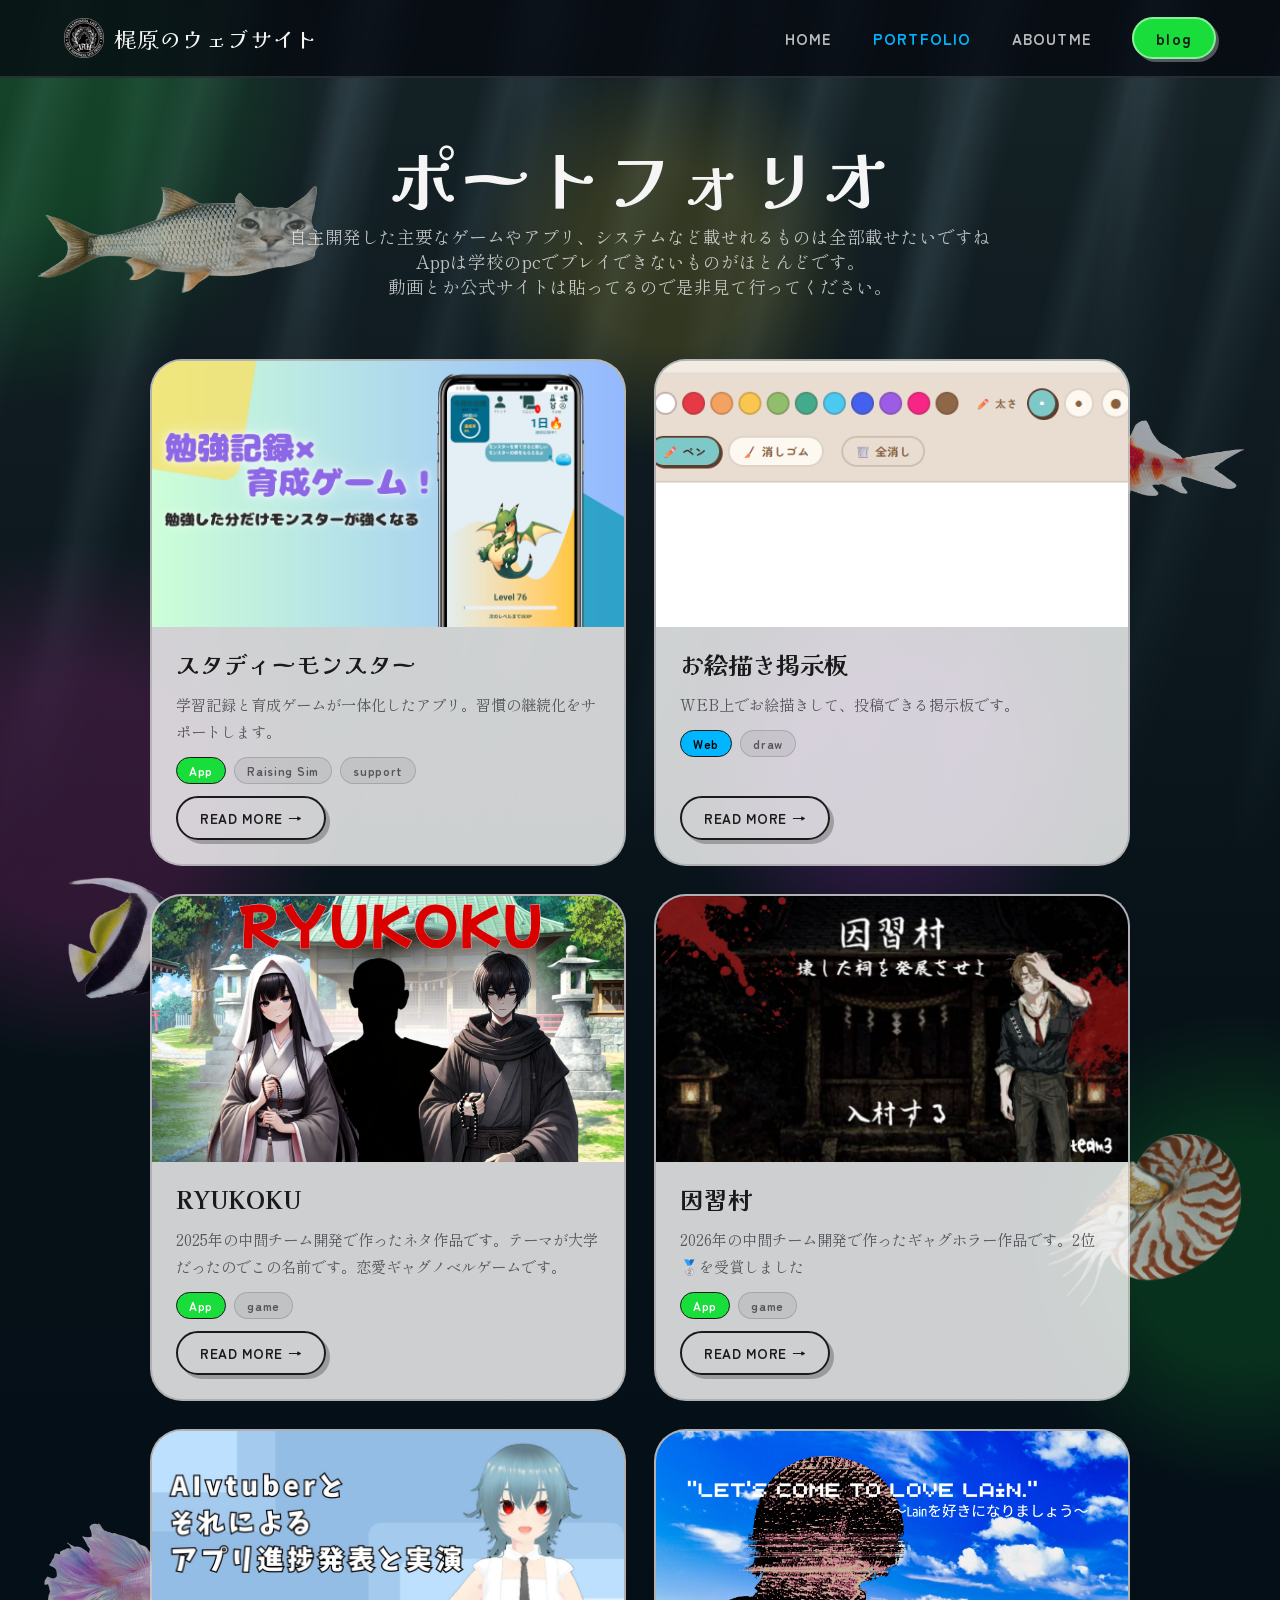
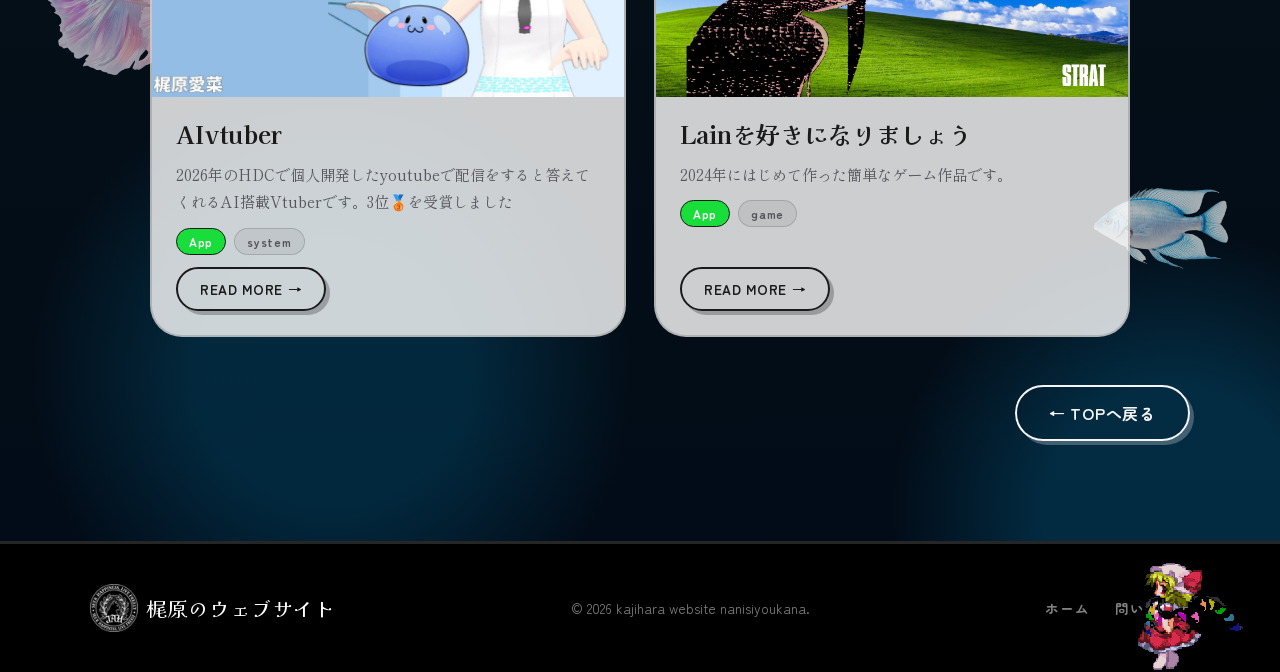
<file: portfolio.html>
<!DOCTYPE html>
<html lang="ja">
<head>
  <meta charset="UTF-8" />
  <meta name="viewport" content="width=device-width, initial-scale=1.0" />
  <meta name="description" content="梶原が自主開発したゲームやアプリ、システムなどの作品一覧です。" />
  <meta property="og:title" content="ポートフォリオ | 梶原のウェブサイト">
  <meta property="og:description" content="梶原が自主開発したゲームやアプリ、システムなどの作品一覧です。">
  <meta property="og:image" content="https://itako0.github.io/gyorocchi-love/assets/img/thumbnail.png">
  <meta property="og:type" content="website">
  <meta name="twitter:card" content="summary_large_image">
  <link rel="icon" href="https://itako0.github.io/gyorocchi-love/assets/img/favicon.png" type="image/png">

  <title>ポートフォリオ | 梶原のウェブサイト</title>
  <link rel="stylesheet" href="common.css" />
  <link rel="stylesheet" href="cursor.css" />
  <link rel="stylesheet" href="portfolio.css" />
  <style>
    .footer { position: relative; }
    .footer-fran {
      position: absolute; right: 16px; bottom: 0;
      width: 160px; height: 160px;
      opacity: 0.9; pointer-events: none;
      image-rendering: pixelated;
    }
    /* ── 背景の魚（半透明・ゆらゆら） ── */
    .fish-bg { position: absolute; inset: 0; z-index: -1; pointer-events: none; overflow: hidden; }
    .fish {
      position: absolute; width: clamp(200px, 15vw, 210px); height: auto;
      opacity: 0.7;
      animation: fish-sway 6s ease-in-out infinite;
    }
    /* 左列 */
    .fish-catfish  { left: 2%;  top: 6%;  width: clamp(300px, 24vw, 340px); animation-duration: 7s; }
    .fish-bwfish   { left: 3%;  top: 40%; animation-duration: 6s;   animation-delay: -2s; }
    .fish-batafish { left: 2%;  top: 70%; animation-duration: 8s;   animation-delay: -4s; }
    /* 右列（左より少し下） */
    .fish-goldfish { right: 2%; top: 17%; animation-duration: 6.5s; animation-delay: -1s; }
    .fish-nautilus { right: 3%; top: 52%; animation-duration: 7.5s; animation-delay: -3s; }
    .fish-bluefish { right: 2%; top: 82%; animation-duration: 5.5s; animation-delay: -5s; }
    @keyframes fish-sway {
      0%, 100% { transform: translateX(-10px) rotate(-3deg); }
      50%      { transform: translateX(10px)  rotate(3deg); }
    }
    @media (prefers-reduced-motion: reduce) { .fish { animation: none; } }
    /* ── 海・水中エフェクト（一番奥のレイヤー：光の丸・魚・カードより後ろ） ── */
    .sea-bg { position: absolute; inset: 0; z-index: -2; pointer-events: none; overflow: hidden; }
    /* 水の色：上は明るく、下ほど深く */
    .sea-water {
      position: absolute; inset: 0;
      background: linear-gradient(to bottom,
        rgba(130, 210, 235, 0.16) 0%,
        rgba(50, 140, 190, 0.12) 50%,
        rgba(10, 60, 120, 0.20) 100%);
    }
    /* 水面から差し込む光の筋（上部だけ） */
    .sea-rays {
      position: absolute; top: 0; left: -15%; width: 130%; height: 900px;
      background: repeating-linear-gradient(105deg,
        transparent 0 70px, rgba(190, 235, 255, 0.10) 100px, transparent 150px);
      -webkit-mask-image: linear-gradient(to bottom, #000, transparent);
              mask-image: linear-gradient(to bottom, #000, transparent);
      animation: sea-rays 14s ease-in-out infinite alternate;
    }
    .sea-rays.r2 {
      background: repeating-linear-gradient(98deg,
        transparent 0 110px, rgba(190, 235, 255, 0.07) 140px, transparent 200px);
      animation-duration: 19s; animation-direction: alternate-reverse;
    }
    @keyframes sea-rays {
      from { transform: translateX(-40px); }
      to   { transform: translateX(40px); }
    }
    /* 泡 */
    .bubble {
      position: absolute; bottom: -60px; left: var(--l);
      width: var(--s); height: var(--s); border-radius: 50%;
      border: 1.5px solid rgba(255, 255, 255, 0.45);
      background: radial-gradient(circle at 30% 30%, rgba(255,255,255,0.5), rgba(255,255,255,0.05) 60%);
      opacity: 0.35;
      animation: bubble-rise var(--t) linear infinite, bubble-wobble 4s ease-in-out infinite alternate;
      animation-delay: var(--d), var(--d);
    }
    @keyframes bubble-rise   { from { bottom: -60px; } to { bottom: 105%; } }
    @keyframes bubble-wobble { from { transform: translateX(-12px); } to { transform: translateX(12px); } }
    @media (prefers-reduced-motion: reduce) { .sea-rays, .bubble { animation: none; } }
  </style>
</head>
<body>

  <!-- NAV -->
  <nav class="navbar">
    <a class="nav-logo" href="index.html">
      <img src="assets/img/JAHlogo.png" alt="JAH" class="logo-icon logo-icon-img" />
      <span class="logo-text">梶原のウェブサイト</span>
    </a>
    <ul class="nav-links">
      <li><a href="index.html">HOME</a></li>
      <li><a href="portfolio.html" class="is-current">PORTFOLIO</a></li>
      <li><a href="about.html">ABOUTME</a></li>
      <li><a href="blog.html" class="nav-cta">blog</a></li>
    </ul>
    <button class="hamburger" id="hamburger" aria-label="menu">☰</button>
  </nav>

  <!-- 一覧・詳細・登録のどれかがここに入る -->
  <main class="page">
    <!-- 海・水中エフェクト -->
    <div class="sea-bg" aria-hidden="true">
      <div class="sea-water"></div>
      <div class="sea-rays"></div>
      <div class="sea-rays r2"></div>
      <span class="bubble" style="--l:4%; --s:28px; --t:40s; --d:-3s"></span>
      <span class="bubble" style="--l:9%; --s:16px; --t:32s; --d:-20s"></span>
      <span class="bubble" style="--l:14%; --s:40px; --t:52s; --d:-30s"></span>
      <span class="bubble" style="--l:19%; --s:22px; --t:36s; --d:-9s"></span>
      <span class="bubble" style="--l:24%; --s:12px; --t:28s; --d:-15s"></span>
      <span class="bubble" style="--l:30%; --s:34px; --t:48s; --d:-38s"></span>
      <span class="bubble" style="--l:36%; --s:18px; --t:34s; --d:-5s"></span>
      <span class="bubble" style="--l:42%; --s:48px; --t:58s; --d:-25s"></span>
      <span class="bubble" style="--l:47%; --s:14px; --t:30s; --d:-12s"></span>
      <span class="bubble" style="--l:53%; --s:26px; --t:42s; --d:-33s"></span>
      <span class="bubble" style="--l:58%; --s:38px; --t:54s; --d:-8s"></span>
      <span class="bubble" style="--l:63%; --s:20px; --t:36s; --d:-22s"></span>
      <span class="bubble" style="--l:68%; --s:30px; --t:46s; --d:-40s"></span>
      <span class="bubble" style="--l:73%; --s:12px; --t:28s; --d:-2s"></span>
      <span class="bubble" style="--l:78%; --s:44px; --t:56s; --d:-18s"></span>
      <span class="bubble" style="--l:83%; --s:24px; --t:40s; --d:-28s"></span>
      <span class="bubble" style="--l:88%; --s:16px; --t:32s; --d:-11s"></span>
      <span class="bubble" style="--l:93%; --s:36px; --t:50s; --d:-35s"></span>
      <span class="bubble" style="--l:97%; --s:20px; --t:38s; --d:-16s"></span>
      <span class="bubble" style="--l:33%; --s:10px; --t:26s; --d:-7s"></span>
    </div>
    <!-- 背景の魚（JSで書き換わらないよう #view の外に置く） -->
    <div class="fish-bg" aria-hidden="true">
      <img class="fish fish-catfish"  src="assets/img/catfish.png"  alt="" />
      <img class="fish fish-goldfish" src="assets/img/goldfish.png" alt="" />
      <img class="fish fish-bwfish"   src="assets/img/bwfish.png"   alt="" />
      <img class="fish fish-nautilus" src="assets/img/Nautilus.png" alt="" />
      <img class="fish fish-batafish" src="assets/img/betafish.png" alt="" />
      <img class="fish fish-bluefish" src="assets/img/bluefish.png" alt="" />
    </div>
    <div id="view"></div>
  </main>
  <!-- FOOTER -->
  <footer class="footer">
    <div class="footer-inner">
      <div class="footer-logo"><img src="assets/img/JAHlogo.png" alt="JAH" class="footer-logo-img" /> 梶原のウェブサイト</div>
      <p class="footer-text">© 2026 kajihara website nanisiyoukana.</p>
      <div class="footer-links">
        <a href="index.html">ホーム</a>
        <a href="https://docs.google.com/forms/d/e/1FAIpQLScjM1PCplizDocFQvT2k_Tk1xQ-bJfkor9nS8gyiro2ziUb2w/viewform?usp=dialog">問い合わせ</a>
      </div>
    </div>
    <img src="assets/img/fran.gif" alt="" class="footer-fran" aria-hidden="true" />
  </footer>

  <!-- DATA（作品データ） -->
  <script src="works.js"></script>
  <script src="portfolio.js"></script>
  <script src="warning.js"></script>
</body>
</html>
</file>
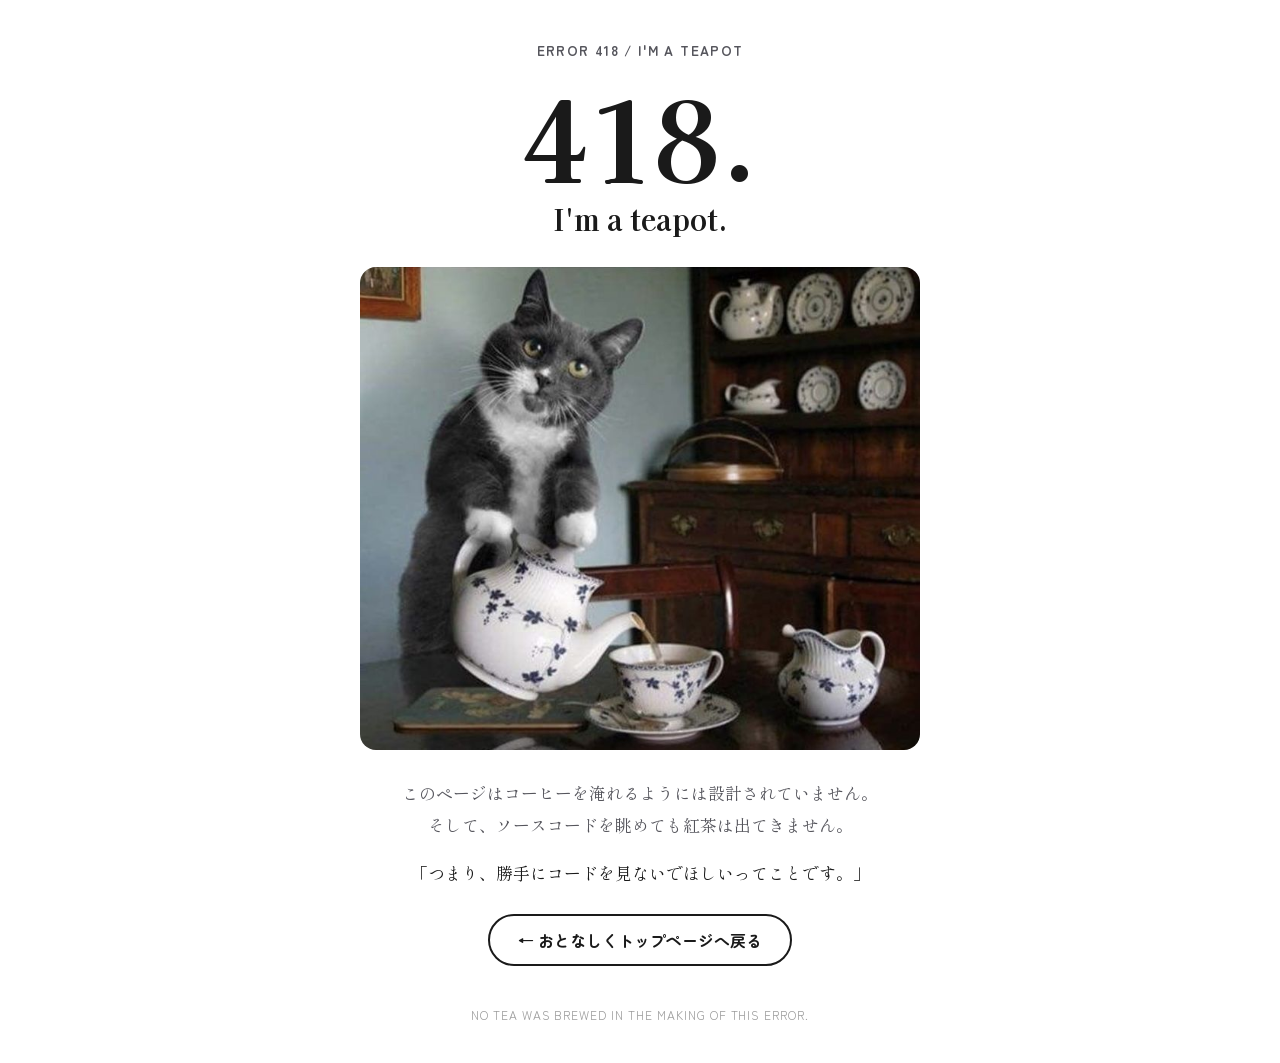
<file: warning.html>
<!doctype html>
<html lang="ja">
<head>
  <meta charset="utf-8">
  <meta name="viewport" content="width=device-width, initial-scale=1">
  <meta name="theme-color" content="#ffffff">
  <title>418 I'm a teapot</title>
  <link href="https://fonts.googleapis.com/css2?family=Zen+Maru+Gothic:wght@400;700&family=Shippori+Mincho:wght@400;600&family=Kaisei+Decol:wght@700&display=swap" rel="stylesheet">
  <style>
    :root { color-scheme: light; --ink: #1a1a1a; --muted: #55555c; --accent: #19dd3a; }
    * { box-sizing: border-box; }
    body {
      min-height: 100vh; margin: 0; padding: 40px 20px;
      display: grid; place-items: center;
      background: #fff; color: var(--ink);
      font-family: 'Zen Maru Gothic', sans-serif;
    }
    main { width: min(560px, 100%); text-align: center; }
    .code { font-weight: 700; font-size: 0.85rem; letter-spacing: 0.1em; color: var(--muted); }
    h1 {
      margin: 16px 0 4px;
      font-family: 'Kaisei Decol', serif; font-weight: 700;
      font-size: clamp(4rem, 16vw, 7rem); line-height: 1.05;
    }
    h2 { margin: 0; font-family: 'Kaisei Decol', serif; font-size: clamp(1.3rem, 4vw, 1.8rem); }
    img { display: block; width: 100%; height: auto; margin: 28px 0; border-radius: 16px; }
    p { margin: 0 0 16px; font-family: 'Shippori Mincho', serif; color: var(--muted); font-size: 1.05rem; line-height: 1.9; }
    .quote { color: var(--ink); }
    a {
      display: inline-block; margin-top: 8px; padding: 12px 28px;
      border: 2px solid var(--ink); border-radius: 100px;
      color: var(--ink); text-decoration: none; font-weight: 700;
      transition: background 0.15s;
    }
    a:hover { background: var(--accent); }
    footer { margin-top: 40px; color: rgba(0,0,0,0.4); font-size: 0.75rem; letter-spacing: 0.08em; }
  </style>
</head>
<body>
  <main>
    <div class="code">ERROR 418 / I'M A TEAPOT</div>
    <h1>418.</h1>
    <h2>I'm a teapot.</h2>

    <img src="assets/img/teapot.jpeg" alt="ティーポット">

    <p>
      このページはコーヒーを淹れるようには設計されていません。<br>
      そして、ソースコードを眺めても紅茶は出てきません。
    </p>
    <p class="quote">
      「つまり、勝手にコードを見ないでほしいってことです。」
    </p>

    <a href="index.html">← おとなしくトップページへ戻る</a>

    <footer>NO TEA WAS BREWED IN THE MAKING OF THIS ERROR.</footer>
  </main>

  <script src="warning.js"></script>
</body>
</html>
</file>
<file: common.css>
/* =============================================
   common.css — index.html / blog.html 共通スタイル
   配色: 薄いオレンジ・薄い青緑・ベージュ・焦茶色
   ============================================= */

@import url('https://fonts.googleapis.com/css2?family=Zen+Maru+Gothic:wght@400;500;700;900&family=Shippori+Mincho:wght@400;600;700;800&family=Kaisei+Decol:wght@400;700&display=swap');

/* ── Variables ──
   宇宙デザイン: 白 / 黒ベース + サイバー蛍光カラー（コズミックネオン）
   ── */
:root {
  --bg:        #000000;   /* ページ背景（黒） */
  --page-text: #f5f5f5;   /* 黒背景の上に直接置く文字（白） */
  --page-text-sub: rgba(245,245,245,0.75); /* 黒背景の上のサブ文字 */
  --bg-dark:   #f1f1f3;
  --brown:     #1a1a1a;   /* メインテキスト（白背景では黒） */
  --brown-dark:#000000;   /* 黒背景・最深色 */
  --brown-mid: #55555c;   /* サブテキスト（グレー） */
  --orange:    #19dd3a;   /* 蛍光オレンジ */
  --orange-deep:#ffd726;  /* 蛍光オレンジレッド（ネオン） */
  --teal:      #00b7ff;   /* 蛍光グリーン/ティール */
  --teal-deep: #00a5e6;   /* 蛍光グリーン（濃） */
  --teal-light:#6ff9ff;   /* コズミックシアン */
  --cream:     #ffffff;
  --white:     #ffffff;
  --accent:    #f4ff3d;   /* 蛍光イエロー */
  --vsc-blue:   #00c8ff;  /* コズミックエレクトリックブルー */
  --vsc-purple: #e030ff;  /* コズミックネオンパープル/マゼンタ */
  --vsc-green:  #39ff8c;  /* コズミックネオングリーン */
  --vsc-pink:   #ff2ec4;  /* コズミックネオンピンク */
  --space-bg:   #050212;  /* 宇宙空間の黒（わずかに紫みを帯びた黒） */
  --space-bg-2: #1a0b3d;  /* 星雲の中心：深い宇宙紫 */
  --space-text: #f5f5f5;
  /* heroの色とりどりの光の丸を再現（各セクション・ページで共通利用） */
  --glow-shapes:
    radial-gradient(circle 330px at 4% 6%,   rgba(25,221,58,0.18) 0%, rgba(25,221,58,0.18) 45%, transparent 100%),
    radial-gradient(circle 280px at 88% 96%, rgba(0,183,255,0.18) 0%, rgba(0,183,255,0.18) 45%, transparent 100%),
    radial-gradient(circle 220px at 68% 36%, rgba(224,48,255,0.18) 0%, rgba(224,48,255,0.18) 45%, transparent 100%);
  --font-display: 'Kaisei Decol', serif;
  --font-body:    'Zen Maru Gothic', sans-serif;
  --font-mincho:  'Shippori Mincho', serif;
  --radius: 20px;
  --radius-lg: 32px;
}

/* ── Reset ── */
*, *::before, *::after { box-sizing: border-box; margin: 0; padding: 0; }
html { scroll-behavior: smooth; }
body { font-family: var(--font-body); background: var(--bg); color: var(--brown); overflow-x: hidden; }
a { text-decoration: none; color: inherit; }
ul { list-style: none; }

/* ── Buttons ── */
.btn { display: inline-flex; align-items: center; gap: 6px; padding: 14px 32px; border-radius: 100px; font-family: var(--font-body); font-weight: 700; font-size: 1rem; letter-spacing: 0.05em; border: 2.5px solid transparent; transition: transform 0.15s, box-shadow 0.15s; }
.btn:hover { transform: translateY(-3px) scale(1.04); }
.btn:active { transform: scale(0.97); }
.btn-primary { background: var(--orange); color: var(--white); border-color: var(--brown); box-shadow: 4px 4px 0 var(--brown); }
.btn-primary:hover { box-shadow: 6px 6px 0 var(--brown); }
.btn-outline { background: transparent; color: var(--brown); border-color: var(--brown); box-shadow: 4px 4px 0 rgba(0,0,0,0.25); }
.btn-outline:hover { background: var(--brown); color: var(--white); }
.btn-game { background: var(--teal); color: var(--brown-dark); border-color: var(--brown); box-shadow: 3px 3px 0 var(--brown); font-size: 0.85rem; padding: 10px 22px; }
.btn-game:hover { box-shadow: 5px 5px 0 var(--brown); background: var(--teal-deep); color: var(--white); }
.btn-big { font-size: 1.1rem; padding: 18px 40px; }

/* ── Tags ── */
.tag { font-family: var(--font-body); font-weight: 700; font-size: 0.75rem; letter-spacing: 0.06em; padding: 4px 12px; border-radius: 100px; background: rgba(0,0,0,0.06); border: 1.5px solid rgba(0,0,0,0.15); color: var(--brown-mid); }
.tag-new { background: var(--orange); color: var(--white); border-color: var(--brown); }
.tag-classic { background: var(--teal); color: var(--brown-dark); border-color: var(--brown); }
.tag-hard { background: var(--vsc-purple); color: #ffffff; border-color: var(--brown); }

/* ── Navbar ── */
.navbar { position: fixed; top: 0; left: 0; right: 0; z-index: 100; display: flex; align-items: center; justify-content: space-between; padding: 18px 5%; background: rgba(5,7,15,0.75); backdrop-filter: blur(12px); border-bottom: 2px solid rgba(255,255,255,0.12); }
.nav-logo { display: flex; align-items: center; gap: 10px; font-family: var(--font-display); font-size: 1.4rem; color: var(--space-text); letter-spacing: 0.03em; }
.logo-icon { font-size: 2rem; animation: bounce 2s ease-in-out infinite; }
.logo-icon-img { width: 40px; height: 40px; object-fit: contain; filter: invert(1); } /* 黒線のロゴを白に反転 */
.nav-links { display: flex; align-items: center; gap: 40px; }
.nav-links a { font-family: var(--font-body); font-weight: 700; font-size: 0.95rem; letter-spacing: 0.08em; color: var(--space-text); opacity: 0.75; transition: opacity 0.2s, color 0.2s; }
.nav-links a:hover { opacity: 1; color: var(--teal); }
.nav-cta { background: var(--orange) !important; color: #1a1a1a !important; opacity: 1 !important; padding: 8px 22px; border-radius: 100px; border: 2px solid rgba(255,255,255,0.5) !important; font-family: var(--font-body) !important; font-weight: 700 !important; box-shadow: 3px 3px 0 rgba(255,255,255,0.3); }
.nav-cta:hover { transform: translateY(-2px); box-shadow: 5px 5px 0 rgba(255,255,255,0.3); }
.hamburger { display: none; background: none; border: none; color: var(--space-text); font-size: 1.8rem; }

/* ── Ticker ── */
.ticker-wrap { background: var(--orange); border-top: 3px solid var(--brown); border-bottom: 3px solid var(--brown); overflow: hidden; padding: 14px 0; }
.ticker { display: flex; gap: 60px; white-space: nowrap; animation: ticker 20s linear infinite; }
.ticker span { font-family: var(--font-body); font-weight: 700; font-size: 1rem; color: var(--white); letter-spacing: 0.08em; }

/* ── Section Commons ── */
.section-header { text-align: center; margin-bottom: 60px; }
.section-title { font-family: var(--font-display); font-size: clamp(2.5rem, 6vw, 4.5rem); line-height: 1; color: var(--page-text); }
.section-sub { color: var(--page-text-sub); margin-top: 12px; font-size: 1.1rem; font-family: var(--font-mincho); }
.highlight { color: var(--orange-deep); text-shadow: 0 0 6px rgba(255,69,0,0.6), 0 0 18px rgba(255,69,0,0.4), 3px 3px 0 rgba(255,69,0,0.25); }

/* ── Footer ── */
.footer { background: var(--brown-dark); border-top: 3px solid rgba(255,255,255,0.15); padding: 40px 5%; }
.footer-inner { max-width: 1100px; margin: 0 auto; display: flex; align-items: center; justify-content: space-between; gap: 20px; flex-wrap: wrap; }
.footer-logo { font-family: var(--font-display); font-size: 1.3rem; color: #ffffff; display: flex; align-items: center; gap: 8px; }
.footer-logo-img { width: 48px; height: 48px; object-fit: contain; filter: invert(1); } /* 黒線のロゴを黒背景で見えるよう白に反転 */
.footer-text { color: rgba(255,255,255,0.5); font-size: 0.85rem; }
.footer-links { display: flex; gap: 24px; }
.footer-links a { font-family: var(--font-body); font-weight: 700; font-size: 0.85rem; letter-spacing: 0.08em; color: rgba(255,255,255,0.5); transition: color 0.2s; }
.footer-links a:hover { color: var(--cream); }

/* ── Animations ── */
@keyframes bounce { 0%, 100% { transform: translateY(0); } 50% { transform: translateY(-6px); } }
@keyframes slideIn { from { opacity: 0; transform: translateX(-40px); } to { opacity: 1; transform: none; } }
@keyframes fadeUp { from { opacity: 0; transform: translateY(20px); } to { opacity: 1; transform: none; } }
@keyframes popIn { from { opacity: 0; transform: scale(0.5); } to { opacity: 1; transform: scale(1); } }
@keyframes floatA { 0%, 100% { transform: translateY(0) translateX(0); } 33% { transform: translateY(-20px) translateX(10px); } 66% { transform: translateY(10px) translateX(-15px); } }
@keyframes floatB { 0%, 100% { transform: translateY(0); } 50% { transform: translateY(-20px); } }
@keyframes wiggle { 0%, 90%, 100% { transform: rotate(0deg); } 93% { transform: rotate(-4deg); } 96% { transform: rotate(4deg); } }
@keyframes teamFloat { 0%, 100% { transform: translateY(0); } 50% { transform: translateY(-10px); } }
@keyframes ticker { from { transform: translateX(0); } to { transform: translateX(-50%); } }

/* ── Responsive (共通) ── */
@media (max-width: 768px) {
  .nav-links { display: none; position: absolute; top: 100%; left: 0; right: 0; background: rgba(5,7,15,0.97); padding: 20px; flex-direction: column; gap: 20px; border-bottom: 3px solid rgba(255,255,255,0.15); }
  .nav-links.open { display: flex; }
  .hamburger { display: block; }
  .footer-inner { flex-direction: column; text-align: center; }
}
</file>
<file: cursor.css>
/* =============================================
   cursor.css — サイト全体共通カーソル設定
   通常：cat_cursor.png
   クリックできる場所：cat_cursor_green.png（緑色版）
   ============================================= */

body {
  cursor: url('assets/img/cat_cursor.png') 4 4, auto;
}

/* クリックできる要素の上では緑のカーソルにする
   :where() を使うと優先度が低いままなので、
   disabled ボタンの not-allowed など他のカーソル指定はそのまま効く */
:where(
  a[href],
  button:not(:disabled),
  summary,
  label[for],
  select,
  input[type="button"]:not(:disabled),
  input[type="submit"]:not(:disabled),
  input[type="checkbox"],
  input[type="radio"],
  input[type="file"],
  [role="button"],
  [onclick]
) {
  cursor: url('assets/img/cat_cursor_green.png') 4 4, pointer;
}
</file>
<file: index.css>
/* =============================================
   index.css — index.html 専用スタイル
   共通変数・リセット・基本要素は common.css に
   ============================================= */

/* ── セクション境界をぼかすためのフェード（画像・光の層の上下端を透明にしてなじませる） ── */
:root {
  --fade-both:   linear-gradient(to bottom, transparent 0, #000 100px, #000 calc(100% - 160px), transparent 90%);
  --fade-bottom: linear-gradient(to bottom, #000 0, #000 calc(100% - 200px), transparent 100%);
  --fade-img-bottom: linear-gradient(to bottom, #000 0, #000 calc(100% - 140px), transparent 100%); /* 境界に接する画像の下端用 */
}

/* ── Hero Section ── */
.hero {
  --cat-w: min(760px, 62vw);
  min-height: 100vh;
  display: flex;
  flex-direction: column;
  align-items: center;
  justify-content: center;
  padding: 120px 5% 80px;
  position: relative;
  overflow: hidden;
  background:
    radial-gradient(ellipse at 20% 20%, rgba(255,255,255,0.9) 0%, transparent 1%),
    radial-gradient(ellipse at 70% 60%, rgba(255,255,255,0.7) 0%, transparent 1%),
    radial-gradient(ellipse at 85% 15%, rgba(255,255,255,0.8) 0%, transparent 1%),
    radial-gradient(ellipse at 40% 80%, rgba(247, 247, 247, 0.6) 0%, transparent 1%),
    radial-gradient(ellipse at 50% 30%, var(--space-bg-2) 0%, var(--space-bg) 70%);
  background-size: 3px 3px, 2px 2px, 2.5px 2.5px, 2px 2px, cover;
  background-repeat: repeat, repeat, repeat, repeat, no-repeat;
  text-align: center;
}
.hero, .hero * { color: var(--space-text); }
.hero { isolation: isolate; }
.hero::before { content: ''; position: absolute; inset: 0; background: url('assets/img/Lain.gif') center / cover no-repeat; opacity: 0.30; pointer-events: none; z-index: -1; -webkit-mask-image: var(--fade-bottom); mask-image: var(--fade-bottom); }

.hero-bg-shapes { position: absolute; inset: 0; pointer-events: none; -webkit-mask-image: var(--fade-bottom); mask-image: var(--fade-bottom); }
.shape {
  position: absolute;
  border-radius: 50%;
  opacity: 0.18;
  filter: blur(60px);
}
.shape-1 {
  width: 500px; height: 500px;
  background: var(--orange);
  top: -100px; left: -150px;
  animation: floatA 8s ease-in-out infinite;
}
.shape-2 {
  width: 400px; height: 400px;
  background: var(--teal);
  bottom: -80px; right: 10%;
  animation: floatB 10s ease-in-out infinite;
}
.shape-3 {
  width: 300px; height: 300px;
  background: var(--vsc-purple);
  top: 30%; right: 30%;
  animation: floatA 12s ease-in-out infinite reverse;
}
.blob { position: absolute; font-size: 200px; opacity: 0.04; pointer-events: none; animation: floatB 14s ease-in-out infinite; }
.blob-1 { top: 10%; left: 5%; }
.blob-2 { bottom: 5%; right: 5%; animation-delay: -3s; }

.hero-burger-bg {
  position: absolute;
  top: 18%;
  right: 0%;
  width: min(560px, 48vw);
  opacity: 0.4;
  z-index: 0;
  pointer-events: none;
  animation: spinSlow 20s linear infinite;
}

@keyframes spinSlow {
  from { transform: rotate(0deg); }
  to { transform: rotate(360deg); }
}

.hero-cat-img {
  position: absolute;
  left: -4%;
  bottom: 0;
  width: var(--cat-w);
  z-index: 1;
  pointer-events: none;
  filter: drop-shadow(0 25px 45px rgba(0,0,0,0.35));
  -webkit-mask-image: var(--fade-img-bottom);
  mask-image: var(--fade-img-bottom);
}

.hero-fries-img {
  position: absolute;
  left: -4%;
  bottom: calc(var(--cat-w) * 0.03);
  width: calc(var(--cat-w) * 0.8);
  transform: translateX(calc(var(--cat-w) * 0.25));
  z-index: 1;
  pointer-events: none;
  filter: drop-shadow(0 15px 25px rgba(0,0,0,0.3));
  -webkit-mask-image: var(--fade-img-bottom);
  mask-image: var(--fade-img-bottom);
}

.hero-content { max-width: 680px; z-index: 2; }

.hero-badge {
  display: inline-block;
  background: var(--teal-light);
  color: var(--brown-dark);
  font-family: var(--font-body);
  font-weight: 700;
  font-size: 0.85rem;
  letter-spacing: 0.08em;
  padding: 6px 18px;
  border-radius: 100px;
  border: 2px solid var(--brown);
  margin-bottom: 28px;
  box-shadow: 2px 2px 0 var(--brown);
  animation: popIn 0.6s cubic-bezier(0.34,1.56,0.64,1) both;
}

.hero-title { font-family: var(--font-display); line-height: 1.1; margin-bottom: 24px; }
.hero-title .line-1 { display: block; font-size: clamp(2rem, 5vw, 3.5rem); color: var(--teal-light); animation: slideIn 0.5s 0.1s both; }
.hero-title .line-2 { display: block; font-size: clamp(3.5rem, 10vw, 7rem); color: var(--orange-deep); text-shadow: 0 0 10px rgba(255,69,0,0.85), 0 0 30px rgba(255,69,0,0.5), 5px 5px 0 rgba(255,255,255,0.12); animation: slideIn 0.5s 0.2s both; }
.hero-title .line-3 { display: block; font-size: clamp(2.5rem, 7vw, 5rem); color: var(--space-text); text-shadow: 3px 3px 0 rgba(255,255,255,0.15); animation: slideIn 0.5s 0.3s both; }
.hero-title .line-4 { display: block; font-size: clamp(2.5rem, 7vw, 5rem); color: var(--teal); text-shadow: 0 0 8px rgba(0,255,178,0.8), 0 0 24px rgba(0,255,178,0.5), 4px 4px 0 rgba(0,230,118,0.3); animation: slideIn 0.5s 0.4s both; }

.hero-desc { font-size: 1.1rem; line-height: 1.9; color: rgba(245,245,245,0.85); text-shadow: -1px -1px 0 #000, 1px -1px 0 #000, -1px 1px 0 #000, 1px 1px 0 #000, 0 -2px 0 #000, 0 2px 0 #000, -2px 0 0 #000, 2px 0 0 #000, 0 0 10px #000; margin-bottom: 36px; animation: fadeUp 0.6s 0.5s both; font-family: var(--font-mincho); }
.hero-desc em { color: var(--accent); font-style: normal; font-weight: 700; }
.hero-btns { display: flex; gap: 16px; flex-wrap: wrap; justify-content: center; animation: fadeUp 0.6s 0.6s both; }
.hero .btn-outline { color: var(--space-text); border-color: var(--space-text); box-shadow: 4px 4px 0 rgba(255,255,255,0.25); }
.hero .btn-outline:hover { background: var(--space-text); color: var(--space-bg); }
.hero .btn-primary { border-color: var(--space-text); box-shadow: 4px 4px 0 rgba(255,255,255,0.4); }
.hero .btn-primary:hover { box-shadow: 6px 6px 0 rgba(255,255,255,0.4); }

/* ── 各セクション下の「詳しく見る」ボタン ── */
.section-more { position: relative; z-index: 1; max-width: 1100px; margin: 56px auto 0; text-align: right; }
/* heroの「お問い合わせ」ボタン（.hero .btn-outline）と同じデザイン */
.btn-more { background: transparent; color: var(--space-text); border-color: var(--space-text); box-shadow: 4px 4px 0 rgba(255,255,255,0.25); }
.btn-more:hover { background: var(--space-text); color: var(--space-bg); }
/* 白いカード上の READ MORE（「詳しく見る」の黒版・小さめ・横に伸ばさない） */
.btn-dark { background: transparent; color: #1a1a1a; border-color: #1a1a1a; box-shadow: 4px 4px 0 rgba(0,0,0,0.25); font-size: 0.85rem; padding: 10px 22px; }
.btn-dark:hover { background: #1a1a1a; color: #fff; }
.game-info .btn { align-self: flex-start; }

/* ── Games Section ── */
.games-section { padding: 100px 5%; background: var(--bg); position: relative; overflow: hidden; }
.games-section::before, .about-section::before { content: ''; position: absolute; inset: -60px; background: var(--glow-shapes); pointer-events: none; z-index: 0; animation: floatA 14s ease-in-out infinite; -webkit-mask-image: var(--fade-both); mask-image: var(--fade-both); }
.about-section .about-content { position: relative; z-index: 1; }
.games-section { isolation: isolate; }
/* ポートフォリオは光の丸を追加（共通の3つ + 4つ） */
.games-section::before { z-index: -1; background: radial-gradient(circle 260px at 10% 38%, rgba(255,46,196,0.16) 0%, rgba(255,46,196,0.16) 45%, transparent 100%), radial-gradient(circle 240px at 93% 58%, rgba(25,221,58,0.16) 0%, rgba(25,221,58,0.16) 45%, transparent 100%), radial-gradient(circle 300px at 28% 90%, rgba(0,183,255,0.16) 0%, rgba(0,183,255,0.16) 45%, transparent 100%), radial-gradient(circle 200px at 52% 14%, rgba(255,215,38,0.14) 0%, rgba(255,215,38,0.14) 45%, transparent 100%), var(--glow-shapes); }
/* ポートフォリオの飾り（セクション基準で配置・すべてカードより後ろ） */

/* 右上：pizakui（透明度70%・ゆらゆら揺れる） */
.games-section .section-header::before { content: ''; position: absolute; right: 2%; top: 10px; width: clamp(500px, 14vw, 230px); aspect-ratio: 654 / 1136; pointer-events: none; z-index: -1; opacity: 0.7;
  background: url('assets/img/pizakui.png') no-repeat center / contain; transform-origin: 50% 40%; animation: pizzaSway 5s ease-in-out infinite; }
@keyframes pizzaSway {
  0%, 100% { transform: translate(0, 0) rotate(-4deg); }
  25%      { transform: translate(-6px, -10px) rotate(0deg); }
  50%      { transform: translate(0, -4px) rotate(4deg); }
  75%      { transform: translate(6px, -12px) rotate(0deg); }
}
/* 左中部：iceneko（くるくる回転） */
.games-section .games-grid::before { content: ''; position: absolute; left: 3%; top: calc(20% - var(--ice-w) / 2); --ice-w: clamp(300px, 13vw, 210px); width: var(--ice-w); height: var(--ice-w); pointer-events: none; z-index: -1; opacity: 0.6;
  background: url('assets/img/iceneko.png') no-repeat center / contain; animation: spinSlow 18s linear infinite; }

.games-grid {
  display: grid;
  grid-template-columns: repeat(2, 1fr);
  gap: 24px;
  max-width: 1100px;
  margin: 0 auto;
}

.game-card {
  background: var(--cream);
  border: 2.5px solid rgba(0,0,0,0.15);
  border-radius: var(--radius-lg);
  overflow: hidden;
  transition: transform 0.25s, box-shadow 0.25s, border-color 0.25s;
  opacity: 0;
  transform: translateY(30px);
}
.game-card.revealed { opacity: 1;background-color: rgba(255,255,255,0.8);transform: translateY(0); transition: opacity 0.5s, transform 0.5s, box-shadow 0.25s, border-color 0.25s; }
.game-card:hover { transform: translateY(-8px) scale(1.01); box-shadow: 0 20px 50px rgba(0,0,0,0.15); border-color: var(--orange); }
.game-card.featured { grid-column: span 2; }
.featured .game-card-inner { display: flex; gap: 0; }
.featured .game-art { flex: 1; }
.featured .game-info { flex: 1; }
.game-card-inner { height: 100%; display: flex; flex-direction: column; }
.featured .game-card-inner { flex-direction: row; }

.game-art { min-height: 200px; display: flex; align-items: center; justify-content: center; position: relative; overflow: hidden; }
.featured .game-art { min-height: 320px; }
.game-art-1 { background: linear-gradient(135deg, #f4d5b8, #e8a87c, #d4956a); }
.game-art-2 { background: linear-gradient(135deg, #b2e0e0, #7ec8c8, #4ba3a3); }
.game-art-3 { background: linear-gradient(135deg, #e8d5c0, #c4956a, #8b5e3c); }

.game-emoji { font-size: 80px; position: relative; z-index: 1; animation: floatB 4s ease-in-out infinite; filter: drop-shadow(0 10px 20px rgba(0,0,0,0.2)); }
.featured .game-emoji { font-size: 120px; }

.game-particles { position: absolute; inset: 0; display: flex; align-items: center; justify-content: space-around; padding: 20px; font-size: 1.5rem; opacity: 0.5; }
.game-particles span:nth-child(1) { animation: floatA 3s ease-in-out infinite; }
.game-particles span:nth-child(2) { animation: floatB 4s ease-in-out infinite; }
.game-particles span:nth-child(3) { animation: floatA 5s ease-in-out infinite reverse; }
.game-particles span:nth-child(4) { animation: floatB 3.5s ease-in-out infinite; }

.game-info { padding: 28px; display: flex; flex-direction: column; gap: 14px; }
.game-tags { display: flex; gap: 8px; flex-wrap: wrap; }
.game-title { font-family: var(--font-display); font-size: 1.8rem; color: var(--brown); }
.featured .game-title { font-size: 2.4rem; }
.game-desc { color: var(--brown-mid); line-height: 1.65; font-size: 0.95rem; flex: 1; font-family: var(--font-mincho); }

/* ── About Section ── */
.about-section { padding: 100px 5%; position: relative; overflow: hidden; background: var(--bg); }
.about-section::after { content: ''; position: absolute; inset: 0; background: url('assets/img/yanineko.gif') center / cover no-repeat; opacity: 0.5; pointer-events: none; z-index: 0; -webkit-mask-image: var(--fade-both); mask-image: var(--fade-both); }
.about-blob-bg { position: absolute; inset: 0; background: radial-gradient(ellipse at 60% 50%, rgba(0,255,178,0.12) 0%, transparent 70%); pointer-events: none; -webkit-mask-image: var(--fade-both); mask-image: var(--fade-both); }
.about-content { max-width: 1100px; margin: 0 auto; display: flex; align-items: center; gap: 80px; }
.about-text { flex: 1; opacity: 0; transform: translateX(-30px); }
.about-text.revealed { opacity: 1; transform: none; transition: all 0.6s ease; }
.about-tag { display: inline-block; background: var(--teal-light); color: var(--brown-dark); font-family: var(--font-body); font-weight: 700; font-size: 0.85rem; letter-spacing: 0.08em; padding: 6px 18px; border-radius: 100px; border: 2px solid var(--brown); margin-bottom: 24px; }
.about-title { font-family: var(--font-display); font-size: clamp(2.5rem, 5vw, 4rem); line-height: 1.1; margin-bottom: 24px; color: var(--page-text); }
.wiggle-text { color: var(--teal-deep); display: inline-block; text-shadow: 0 0 10px rgba(0,230,118,0.55), 3px 3px 0 rgba(0,230,118,0.2); animation: wiggle 3s ease-in-out infinite; }
.about-text p { color: var(--page-text-sub); line-height: 1.9; margin-bottom: 16px; font-size: 1.05rem; font-family: var(--font-mincho); }
.stats-row { display: flex; gap: 20px; margin-top: 36px; }
.stat-box { background: var(--bg-dark); border: 2px solid rgba(0,0,0,0.15); border-radius: var(--radius); padding: 20px 24px; flex: 1; text-align: center; transform: translateY(20px); transition: opacity 0.5s, transform 0.5s; }
.stat-box.revealed { background-color:rgba(255,255,255,0.7); transform: none; }
.stat-box:nth-child(1) { transition-delay: 0.1s; }
.stat-box:nth-child(2) { transition-delay: 0.2s; }
.stat-box:nth-child(3) { transition-delay: 0.3s; }
.stat-num { font-family: var(--font-display); font-size: 1.4rem; color: var(--brown-dark-deep); text-shadow: 0 0 6px rgba(100, 89, 85, 0.5), 2px 2px 0 rgba(255,69,0,0.2); }
.stat-label { font-size: 0.8rem; color: rgb(0,0,0); letter-spacing: 0.05em; margin-top: 4px; }
.about-visual { flex: 0 0 300px; display: flex; align-items: center; justify-content: center; opacity: 0; transform: translateX(30px); }
.about-visual.revealed { opacity: 1; transform: none; transition: all 0.6s 0.2s ease; }
.team-blob { position: relative; width: 380px; height: 380px; display: flex; align-items: center; justify-content: center; }
.about-pikacat { width: 100%; height: 100%; object-fit: contain; }
.team-emoji { position: absolute; font-size: 2.8rem; background: var(--bg-dark); border-radius: 50%; width: 70px; height: 70px; display: flex; align-items: center; justify-content: center; border: 3px solid var(--teal); box-shadow: 0 4px 16px rgba(0,0,0,0.12); }
.team-e1 { top: 0; left: 50%; transform: translateX(-50%); animation: teamFloat 4s ease-in-out infinite; }
.team-e2 { right: 0; top: 30%; animation: teamFloat 4s ease-in-out 0.5s infinite; }
.team-e3 { bottom: 10%; right: 10%; animation: teamFloat 4s ease-in-out 1s infinite; }
.team-e4 { bottom: 10%; left: 10%; animation: teamFloat 4s ease-in-out 1.5s infinite; }
.team-e5 { left: 0; top: 30%; animation: teamFloat 4s ease-in-out 2s infinite; }

/* ── News Section ── */
.news-section { padding: 100px 5%; background: var(--bg); position: relative; overflow: hidden; }
.news-section::before { content: ''; position: absolute; inset: 0; background: url('assets/img/piza.gif') center / cover no-repeat; opacity: 0.4; pointer-events: none; z-index: 0; -webkit-mask-image: var(--fade-both); mask-image: var(--fade-both); }
.news-section .section-header, .news-section .news-grid { position: relative; z-index: 1; }
.news-grid { display: grid; grid-template-columns: 1.5fr 1fr 1fr; gap: 24px; max-width: 1100px; margin: 0 auto; }
.news-card { background: var(--cream); border: 2px solid rgba(0,0,0,0.12); border-radius: var(--radius-lg); padding: 32px; display: flex; flex-direction: column; gap: 12px; transition: transform 0.25s, border-color 0.25s; opacity: 0; transform: translateY(20px); }
.news-card.revealed { opacity: 1;background-color: rgba(255,255,255,0.7); transform: none; transition: opacity 0.5s, transform 0.5s, border-color 0.25s; }
.news-card:hover { transform: translateY(-6px); border-color: var(--teal); }
.news-emoji { font-size: 2.5rem; }
.news-card-big .news-emoji { font-size: 3.5rem; }
.news-meta { display: flex; gap: 10px; align-items: center; }
.news-date { font-family: var(--font-body); font-weight: 700; font-size: 0.75rem; color: var(--brown-mid); letter-spacing: 0.1em; }
.news-cat { font-family: var(--font-body); font-weight: 700; font-size: 0.7rem; background: var(--teal); color: var(--brown-dark); padding: 2px 10px; border-radius: 100px; letter-spacing: 0.08em; }
.news-card h3 { font-family: var(--font-display); font-size: 1.25rem; line-height: 1.2; color: var(--brown); }
.news-card-big h3 { font-size: 1.6rem; }
.news-card p { color: var(--brown-mid); font-size: 0.9rem; line-height: 1.65; flex: 1; font-family: var(--font-mincho); }
.news-link { font-family: var(--font-body); font-weight: 700; font-size: 0.9rem; letter-spacing: 0.08em; color: var(--teal-deep); transition: color 0.2s; }
.news-link:hover { color: var(--orange-deep); }

/* ── Contact Section ── */
/* contactの右下：freren（透明度70%） */
.contact-section::after { content: ''; position: absolute; right: 10%; bottom: 40px; width: clamp(250px, 18vw, 300px); aspect-ratio: 1; pointer-events: none; z-index: 0; opacity: 0.9;
  background: url('assets/img/freren.png') no-repeat right bottom / contain; }

.contact-section {
  padding: 100px 5%;
  position: relative;
  overflow: hidden;
  text-align: center;
  background:
    radial-gradient(ellipse at 15% 70%, rgba(255,255,255,0.9) 0%, transparent 1%),
    radial-gradient(ellipse at 60% 20%, rgba(255,255,255,0.7) 0%, transparent 1%),
    radial-gradient(ellipse at 90% 80%, rgba(255,255,255,0.8) 0%, transparent 1%),
    radial-gradient(ellipse at 35% 40%, rgba(255,255,255,0.6) 0%, transparent 1%),
    radial-gradient(ellipse at 50% 50%, var(--space-bg-2) 0%, var(--space-bg) 75%);
  background-size: 3px 3px, 2px 2px, 2.5px 2.5px, 2px 2px, cover;
  background-repeat: repeat, repeat, repeat, repeat, no-repeat;
  min-height: 100vh;
  display: flex;
  align-items: center;
  justify-content: center;
}
.contact-section, .contact-section * { color: var(--space-text); }
.contact-section::before {
  content: "";
  position: absolute;
  inset: -20px;
  background-image: url('assets/img/kami.png');
  background-size: cover;
  background-position: center;
  background-repeat: no-repeat;
  opacity: 0.55;
  z-index: 0;
  pointer-events: none;
  animation: kamiSway 12s ease-in-out infinite;
  -webkit-mask-image: var(--fade-both);
  mask-image: var(--fade-both);
}



@keyframes kamiSway {
  0%   { transform: translate(0, 0) scale(1.02) rotate(0deg); }
  25%  { transform: translate(10px, -8px) scale(1.03) rotate(0.4deg); }
  50%  { transform: translate(-6px, 6px) scale(1.02) rotate(-0.3deg); }
  75%  { transform: translate(-10px, -4px) scale(1.03) rotate(0.2deg); }
  100% { transform: translate(0, 0) scale(1.02) rotate(0deg); }
}
.contact-emoji-bg { position: absolute; top: 50%; left: 50%; transform: translate(-50%, -50%); font-size: 100px; opacity: 0.06; letter-spacing: 20px; white-space: nowrap; pointer-events: none; filter: blur(2px); animation: floatA 20s linear infinite; z-index: 0; }
.contact-inner { position: relative; z-index: 1; max-width: 700px; margin: 0 auto; }
.contact-title { font-family: var(--font-display); font-size: clamp(3rem, 8vw, 6rem); line-height: 1; margin-bottom: 24px; color: var(--space-text); }
.contact-section p { color: rgba(245,245,245,0.85); font-size: 1.1rem; line-height: 1.7; margin-bottom: 40px; font-family: var(--font-mincho); }
.contact-btns { display: flex; gap: 16px; justify-content: center; flex-wrap: wrap; margin-bottom: 36px; }
.contact-section .btn-outline { color: var(--space-text); border-color: var(--space-text); box-shadow: 4px 4px 0 rgba(255,255,255,0.25); }
.contact-section .btn-outline:hover { background: var(--space-text); color: var(--space-bg); }
.contact-section .btn-primary { border-color: var(--space-text); box-shadow: 4px 4px 0 rgba(255,255,255,0.4); }
.social-links { display: flex; gap: 12px; justify-content: center; flex-wrap: wrap; }
.social-pill { font-family: var(--font-body); font-weight: 700; font-size: 0.85rem; letter-spacing: 0.08em; padding: 8px 20px; border: 2px solid rgba(255,255,255,0.3); border-radius: 100px; color: var(--space-text); transition: all 0.2s; }
.social-pill:hover { border-color: var(--teal); color: var(--teal); transform: translateY(-2px); }

/* ── Responsive (index) ── */
@media (max-width: 1000px) {
  .games-grid { grid-template-columns: 1fr; }
  .game-card.featured { grid-column: span 1; }
  .featured .game-card-inner { flex-direction: column; }
  .news-grid { grid-template-columns: 1fr; }
  .about-content { flex-direction: column; gap: 48px; }
  .about-visual { flex: auto; }
}
@media (max-width: 768px) {
  .hero { padding-top: 100px; gap: 20px; }
  .hero-btns { justify-content: center; }
  .stats-row { flex-direction: column; gap: 12px; }
  .hero { --cat-w: min(400px, 78vw); }
  .hero-cat-img { width: var(--cat-w); left: 50%; right: auto; bottom: 0; transform: translateX(-50%); opacity: 0.5; }
  .hero-fries-img { width: calc(var(--cat-w) * 0.8); left: 50%; bottom: calc(var(--cat-w) * 0.03); transform: translateX(calc(-50% + var(--cat-w) * 0.25)); opacity: 0.5; }
  .hero-burger-bg { width: min(260px, 62vw); top: 20%; right: 0%; opacity: 0.3; }
}

.cave-img{
  position: absolute;
  top: -150px;
  left:220px;
  transform: translateX(-50%);
  width: min(30%, 320px);
  opacity: 0.7;
  mask-image:
    linear-gradient(to top, transparent, black 15%),
    linear-gradient(to bottom, transparent, black 15%),
    linear-gradient(to left, transparent, black 15%),
    linear-gradient(to right, transparent, black 15%);

  mask-composite: intersect;
}
</file>
<file: about.css>
/* =============================================
   about.css — about.html 専用スタイル
   変数・リセット・ナビ・ボタン・フッターは common.css に依存
   見た目は portfolio.html（.page / .article-card）に合わせています
   ============================================= */

:root { --fade-both: linear-gradient(to bottom, transparent 0, #000 100px, #000 calc(100% - 160px), transparent 90%); }
a:focus-visible, button:focus-visible { outline: 3px solid var(--vsc-purple); outline-offset: 3px; }
.nav-links a.is-current { opacity: 1; color: var(--teal); }

/* ── ページ背景（portfolio と同じ光の丸） ── */
.page { position: relative; isolation: isolate; overflow: hidden; min-height: 100vh; padding: 140px 5% 100px; background: var(--bg); }
.page::before { content: ''; position: absolute; inset: -60px; z-index: -1; pointer-events: none;
  background:
    radial-gradient(circle 260px at 10% 38%, rgba(255,46,196,0.16) 0%, rgba(255,46,196,0.16) 45%, transparent 100%),
    radial-gradient(circle 240px at 93% 58%, rgba(25,221,58,0.16) 0%, rgba(25,221,58,0.16) 45%, transparent 100%),
    radial-gradient(circle 300px at 28% 90%, rgba(0,183,255,0.16) 0%, rgba(0,183,255,0.16) 45%, transparent 100%),
    radial-gradient(circle 200px at 52% 14%, rgba(255,215,38,0.14) 0%, rgba(255,215,38,0.14) 45%, transparent 100%),
    var(--glow-shapes);
  animation: floatA 14s ease-in-out infinite; -webkit-mask-image: var(--fade-both); mask-image: var(--fade-both); }
.about-wrap { position: relative; max-width: 1000px; margin: 0 auto; }

/* ── ボタン（index / portfolio と同じ） ── */
.btn-dark { background: transparent; color: #1a1a1a; border-color: #1a1a1a; box-shadow: 4px 4px 0 rgba(0,0,0,0.25); font-size: 0.85rem; padding: 10px 22px; }
.btn-dark:hover { background: #1a1a1a; color: #fff; }
.btn-dark-fill { background: #1a1a1a; color: #fff; border-color: #1a1a1a; box-shadow: 4px 4px 0 rgba(0,0,0,0.25); font-size: 0.85rem; padding: 10px 22px; }
.btn-dark-fill:hover { background: transparent; color: #1a1a1a; }
.btn-more { background: transparent; color: var(--space-text); border-color: var(--space-text); box-shadow: 4px 4px 0 rgba(255,255,255,0.25); }
.btn-more:hover { background: var(--space-text); color: var(--space-bg); }

/* ── 見出し ── */
.about-head { margin-bottom: 40px; }
.about-head h1 { font-family: var(--font-display); font-size: clamp(2.5rem, 7vw, 4.5rem); line-height: 1.1; color: var(--page-text); }
.wiggle-text { color: var(--teal-deep); display: inline-block; text-shadow: 0 0 10px rgba(0,230,118,0.55), 3px 3px 0 rgba(0,230,118,0.2); animation: aboutWiggle 3s ease-in-out infinite; }
@keyframes aboutWiggle { 0%, 100% { transform: rotate(-2deg); } 50% { transform: rotate(2deg); } }
.about-head p { margin-top: 12px; font-family: var(--font-mincho); color: var(--page-text-sub); line-height: 1.9; }

.block { margin-top: 72px; }
.block-title { font-family: var(--font-display); font-size: clamp(1.7rem, 4vw, 2.4rem); line-height: 1.2; color: var(--page-text); margin-bottom: 8px; }
.block-title small { font-family: var(--font-body); font-size: 0.85rem; font-weight: 700; letter-spacing: 0.08em; color: var(--page-text-sub); margin-left: 12px; }
.block-lead { font-family: var(--font-mincho); color: var(--page-text-sub); line-height: 1.8; margin-bottom: 24px; }

/* 白いカード（portfolio の .article-card と同じ） */
.card { background: rgba(255,255,255,0.86); border: 2.5px solid rgba(0,0,0,0.15); border-radius: var(--radius-lg); }

/* ── 自己紹介カード（写真 + 名前 + 紹介文） ── */
.profile { display: grid; grid-template-columns: 300px 1fr; gap: clamp(24px, 5vw, 56px); align-items: center; padding: clamp(24px, 5vw, 48px); }
.photo-frame { position: relative; width: 100%; max-width: 300px; aspect-ratio: 1; justify-self: center; }
.photo { position: absolute; inset: 0; overflow: hidden; border: 4px solid var(--brown); border-radius: 58% 42% 55% 45% / 46% 54% 46% 54%;
  box-shadow: 8px 8px 0 rgba(0,0,0,0.25); background: linear-gradient(135deg, #f4d5b8, #e8a87c, #d4956a); display: flex; align-items: center; justify-content: center; }
.photo-emoji { font-size: 110px; filter: drop-shadow(0 8px 14px rgba(0,0,0,0.2)); }
.photo img { position: absolute; inset: 0; width: 100%; height: 100%; object-fit: cover; }
.photo-sticker { position: absolute; right: -6px; bottom: 6px; font-size: 2.2rem; background: var(--cream); border: 3px solid var(--teal); border-radius: 50%; width: 64px; height: 64px; display: flex; align-items: center; justify-content: center; box-shadow: 0 4px 16px rgba(0,0,0,0.15); animation: aboutFloat 4s ease-in-out infinite; }
@keyframes aboutFloat { 0%, 100% { transform: translateY(0); } 50% { transform: translateY(-8px); } }

.profile-tag { display: inline-block; background: var(--teal-light); color: var(--brown-dark); font-family: var(--font-body); font-weight: 700; font-size: 0.85rem; letter-spacing: 0.08em; padding: 6px 18px; border-radius: 100px; border: 2px solid var(--brown); margin-bottom: 16px; }
.profile-name { font-family: var(--font-display); font-size: clamp(2.2rem, 6vw, 3.6rem); line-height: 1.1; color: var(--brown-dark-deep); text-shadow: 0 0 6px rgba(100,89,85,0.4), 3px 3px 0 rgba(255,69,0,0.2); }
.profile-name small { display: block; margin-top: 6px; font-family: var(--font-body); font-size: 0.95rem; font-weight: 700; letter-spacing: 0.1em; color: var(--brown-mid); text-shadow: none; }
.profile-copy { margin-top: 14px; font-family: var(--font-display); font-size: 1.2rem; color: var(--brown); }
.profile-text { margin-top: 14px; font-family: var(--font-mincho); line-height: 1.95; color: var(--brown); }
.profile-tags { display: flex; gap: 8px; flex-wrap: wrap; margin-top: 18px; }
.profile-btns { display: flex; gap: 14px; flex-wrap: wrap; margin-top: 26px; }

/* ── 基本情報（表） ── */
.facts { padding: clamp(8px, 2vw, 16px) clamp(20px, 4vw, 40px); }
.facts dl { display: grid; grid-template-columns: 9em 1fr; }
.facts dt, .facts dd { padding: 16px 0; border-bottom: 2px dashed rgba(0,0,0,0.15); }
.facts dt:nth-last-of-type(1), .facts dd:last-of-type { border-bottom: 0; }
.facts dt { font-family: var(--font-body); font-weight: 700; color: var(--brown-mid); letter-spacing: 0.05em; }
.facts dd { font-family: var(--font-mincho); color: var(--brown); line-height: 1.8; }

/* ── 経歴（時系列なので縦のタイムライン） ── */
.timeline { position: relative; padding: clamp(24px, 4vw, 40px) clamp(20px, 4vw, 40px) clamp(24px, 4vw, 40px) clamp(40px, 6vw, 64px); }
.timeline::before { content: ''; position: absolute; left: clamp(22px, 3vw, 34px); top: 40px; bottom: 40px; width: 4px; border-radius: 4px; background: linear-gradient(to bottom, var(--teal), var(--orange)); }
.tl-item { position: relative; }
.tl-item + .tl-item { margin-top: 32px; }
.tl-item::before { content: ''; position: absolute; left: calc(-1 * clamp(18px, 3vw, 30px) - 8px); top: 6px; width: 16px; height: 16px; border-radius: 50%; background: var(--cream); border: 4px solid var(--brown); }
.tl-year { display: inline-block; font-family: var(--font-body); font-weight: 700; font-size: 0.8rem; letter-spacing: 0.08em; padding: 3px 12px; border-radius: 100px; background: var(--teal); color: var(--brown-dark); }
.tl-title { margin-top: 8px; font-family: var(--font-display); font-size: 1.3rem; color: var(--brown); }
.tl-desc { margin-top: 4px; font-family: var(--font-mincho); line-height: 1.8; color: var(--brown-mid); font-size: 0.95rem; }

/* ── 好きなもの ── */
.likes { display: grid; grid-template-columns: repeat(3, 1fr); gap: 20px; }
.like { padding: 26px 24px; transition: transform 0.25s, box-shadow 0.25s, border-color 0.25s; }
.like:hover { transform: translateY(-6px); box-shadow: 0 16px 40px rgba(0,0,0,0.15); border-color: var(--orange); }
.like-emoji { font-size: 2.8rem; line-height: 1; }
.like h3 { margin-top: 12px; font-family: var(--font-display); font-size: 1.3rem; color: var(--brown); }
.like p { margin-top: 8px; font-family: var(--font-mincho); font-size: 0.92rem; line-height: 1.8; color: var(--brown-mid); }

/* ── スキル ── */
.skills { padding: clamp(24px, 4vw, 40px); display: grid; gap: 22px; }
.skill-top { display: flex; justify-content: space-between; align-items: baseline; gap: 12px; margin-bottom: 8px; font-weight: 700; color: var(--brown); }
.skill-top span:last-child { font-family: var(--font-mincho); font-weight: 400; font-size: 0.85rem; color: var(--brown-mid); }
.skill-bar { height: 14px; border-radius: 100px; background: rgba(0,0,0,0.08); border: 2px solid rgba(0,0,0,0.18); overflow: hidden; }
.skill-bar i { display: block; height: 100%; width: var(--lv); border-radius: 100px; background: linear-gradient(90deg, var(--teal), var(--teal-deep)); }

/* ── 最後のお誘い ── */
.about-cta { margin-top: 72px; padding: clamp(28px, 5vw, 48px); text-align: center; }
.about-cta h2 { font-family: var(--font-display); font-size: clamp(1.6rem, 4vw, 2.2rem); color: var(--brown); }
.about-cta p { margin: 12px 0 24px; font-family: var(--font-mincho); line-height: 1.9; color: var(--brown-mid); }
.about-cta .profile-btns { justify-content: center; margin-top: 0; }
.page-foot { margin-top: 48px; text-align: right; }

/* ── 表示アニメーション（スクロールで一度だけ） ── */
.js .reveal { opacity: 0; transform: translateY(24px); transition: opacity 0.5s, transform 0.5s; }
.js .reveal.revealed { opacity: 1; transform: none; }

/* ── レスポンシブ ── */
@media (max-width: 900px) { .likes { grid-template-columns: repeat(2, 1fr); } }
@media (max-width: 760px) {
  .profile { grid-template-columns: 1fr; text-align: center; }
  .profile-tags, .profile-btns { justify-content: center; }
}
@media (max-width: 600px) {
  .page { padding-top: 120px; }
  .likes { grid-template-columns: 1fr; }
  .facts dl { grid-template-columns: 1fr; }
  .facts dt { border-bottom: 0; padding-bottom: 0; }
  .facts dd { padding-top: 4px; }
}
@media (prefers-reduced-motion: reduce) {
  .page::before, .wiggle-text, .photo-sticker { animation: none; }
  .js .reveal { opacity: 1; transform: none; transition: none; }
  .like:hover { transform: none; }
}
</file>
<file: oekaki.css>
/* =============================================
   oekaki.css — お絵かき掲示板専用スタイル
   ============================================= */

/* ── 背景の光の丸（heroと同じデザイン・ページ全体に固定表示） ── */
body::before { content: ''; position: fixed; inset: -60px; background: var(--glow-shapes); pointer-events: none; z-index: -1; animation: floatA 14s ease-in-out infinite; }

.oekaki-hero { position: relative; }
.oekaki-hero::after { content: ''; position: absolute; inset: 0; pointer-events: none; z-index: -1; opacity: 0.7; background: url('assets/img/oekakicat.png') no-repeat left 10% bottom 
  / 400px auto, url('assets/img/gahaku.png') no-repeat left 90% bottom / 400px auto; }

/* ── Hero ── */
.oekaki-hero {
  padding: 140px 5% 60px;
  background: transparent;
  text-align: center;
  position: relative;
  overflow: hidden;
}
.oekaki-hero::before {
  content: '🎨';
  position: absolute;
  font-size: 300px;
  opacity: 0.05;
  top: 50%; left: 50%;
  transform: translate(-50%, -50%);
  pointer-events: none;
}
.oekaki-hero-badge {
  display: inline-block;
  background: var(--teal-light);
  color: var(--brown-dark);
  font-family: var(--font-body);
  font-weight: 700;
  font-size: 0.85rem;
  letter-spacing: 0.1em;
  padding: 6px 20px;
  border-radius: 100px;
  border: 2px solid var(--brown);
  margin-bottom: 24px;
  box-shadow: 2px 2px 0 var(--brown);
  animation: oPopIn 0.6s cubic-bezier(0.34,1.56,0.64,1) both;
}
.oekaki-hero h1 {
  font-family: var(--font-display);
  font-size: clamp(3rem, 8vw, 6rem);
  color: var(--page-text);
  line-height: 1.1;
  margin-bottom: 16px;
  animation: oSlideUp 0.6s 0.1s both;
}
.oekaki-hero h1 span { color: var(--teal-deep); }
.oekaki-hero p {
  font-family: var(--font-mincho);
  color: var(--page-text-sub);
  font-size: 1.1rem;
  line-height: 1.8;
  animation: oSlideUp 0.6s 0.2s both;
}

/* ── Main layout ── */
.oekaki-main {
  max-width: 820px;
  margin: 0 auto;
  padding: 60px 5% 100px;
  display: flex;
  flex-direction: column;
  gap: 64px;
}

/* ── Canvas section ── */
.canvas-section {
  animation: oSlideUp 0.5s 0.2s both;
}
.canvas-wrapper {
  background: var(--cream);
  border: 2px solid rgba(0,0,0,0.15);
  border-radius: var(--radius-lg);
  overflow: hidden;
  box-shadow: 0 8px 40px rgba(0,0,0,0.08);
}

/* ── Toolbar ── */
.toolbar {
  display: flex;
  align-items: center;
  gap: 20px;
  padding: 16px 20px;
  background: var(--bg-dark, #f1f1f3);
  border-bottom: 2px solid rgba(0,0,0,0.1);
  flex-wrap: wrap;
}
.tool-group {
  display: flex;
  align-items: center;
  gap: 10px;
}
.tool-label {
  font-family: var(--font-body);
  font-size: 0.75rem;
  font-weight: 700;
  letter-spacing: 0.08em;
  color: var(--brown-mid);
  white-space: nowrap;
}

/* Color swatches */
.color-swatches {
  display: flex;
  gap: 6px;
  flex-wrap: wrap;
}
.swatch {
  width: 26px;
  height: 26px;
  border-radius: 50%;
  background: var(--swatch-color);
  border: 2.5px solid rgba(0,0,0,0.25);
  transition: transform 0.15s, border-color 0.15s, box-shadow 0.15s;
  flex-shrink: 0;
}
.swatch:hover { transform: scale(1.2); }
.swatch.active {
  border-color: var(--brown);
  box-shadow: 0 0 0 3px var(--teal), 2px 2px 0 var(--brown);
  transform: scale(1.18);
}
.swatch.white-swatch { border-color: rgba(0,0,0,0.4); }

/* Size buttons */
.size-btns {
  display: flex;
  align-items: center;
  gap: 8px;
}
.size-btn {
  display: flex; align-items: center; justify-content: center;
  width: 34px; height: 34px;
  border-radius: 50%;
  border: 2px solid rgba(0,0,0,0.2);
  background: var(--cream);
  color: var(--brown-mid);
  transition: all 0.2s;
  font-size: 0.6rem;
  line-height: 1;
}
.size-btn:nth-child(2) { font-size: 1rem; }
.size-btn:nth-child(3) { font-size: 1.6rem; }
.size-btn:hover { border-color: var(--teal); color: var(--teal-deep); }
.size-btn.active { background: var(--teal); border-color: var(--brown); color: var(--white); box-shadow: 2px 2px 0 var(--brown); }

/* Tool buttons */
.tool-btns { display: flex; gap: 8px; }
.tool-btn {
  font-family: var(--font-body);
  font-weight: 700;
  font-size: 0.8rem;
  letter-spacing: 0.06em;
  padding: 6px 14px;
  border-radius: 100px;
  border: 2px solid rgba(0,0,0,0.2);
  background: var(--cream);
  color: var(--brown-mid);
  transition: all 0.2s;
}
.tool-btn:hover { border-color: var(--teal); color: var(--teal-deep); }
.tool-btn.active { background: var(--teal); border-color: var(--brown); color: var(--brown-dark); box-shadow: 2px 2px 0 var(--brown); }

/* Clear */
.clear-btn {
  font-family: var(--font-body);
  font-weight: 700;
  font-size: 0.8rem;
  letter-spacing: 0.06em;
  padding: 6px 14px;
  border-radius: 100px;
  border: 2px solid rgba(0,0,0,0.2);
  background: none;
  color: var(--brown-mid);
  transition: all 0.2s;
}
.clear-btn:hover { background: #f44747; color: #fff; border-color: var(--brown); }

/* ── Canvas ── */
#drawCanvas {
  display: block;
  width: 100%;
  height: auto;
  cursor: crosshair;
  touch-action: none;
  background: #fff;
}

/* ── Post bar ── */
.post-bar {
  display: flex;
  justify-content: center;
  padding: 16px 20px;
  background: var(--bg-dark, #f1f1f3);
  border-top: 2px solid rgba(0,0,0,0.1);
}
.done-btn {
  font-family: var(--font-body);
  font-weight: 900;
  font-size: 1rem;
  letter-spacing: 0.08em;
  padding: 12px 40px;
  border-radius: 100px;
  background: var(--orange);
  color: var(--white);
  border: 2.5px solid var(--brown);
  box-shadow: 3px 3px 0 var(--brown);
  transition: all 0.2s;
}
.done-btn:hover {
  transform: translateY(-3px);
  box-shadow: 5px 6px 0 var(--brown);
}
.done-btn:active {
  transform: translateY(0);
  box-shadow: 1px 1px 0 var(--brown);
}

/* ── Modal ── */
.modal-overlay {
  display: none;
  position: fixed;
  inset: 0;
  background: rgba(50,30,15,0.55);
  backdrop-filter: blur(4px);
  z-index: 1000;
  align-items: center;
  justify-content: center;
  padding: 20px;
}
.modal-overlay.visible { display: flex; animation: oFadeIn 0.25s both; }
.modal {
  background: var(--cream);
  border: 2.5px solid var(--brown);
  border-radius: var(--radius-lg);
  box-shadow: 8px 8px 0 var(--brown);
  padding: 36px;
  width: 100%;
  max-width: 480px;
  position: relative;
  animation: oPopIn 0.35s cubic-bezier(0.34,1.56,0.64,1) both;
}
.modal h2 {
  font-family: var(--font-display);
  font-size: 1.8rem;
  color: var(--brown);
  margin-bottom: 20px;
}
.modal-close {
  position: absolute;
  top: 16px; right: 16px;
  width: 32px; height: 32px;
  border-radius: 50%;
  border: 2px solid rgba(0,0,0,0.2);
  background: none;
  font-size: 0.9rem;
  color: var(--brown-mid);
  transition: all 0.2s;
  display: flex; align-items: center; justify-content: center;
}
.modal-close:hover { background: var(--brown); color: #fff; }
.modal-preview {
  border: 2px solid rgba(0,0,0,0.2);
  border-radius: 12px;
  overflow: hidden;
  margin-bottom: 24px;
  background: #fff;
}
.modal-preview img { display: block; width: 100%; height: auto; }
.modal-form {
  display: flex;
  flex-direction: column;
  gap: 12px;
}
.modal-form label {
  font-family: var(--font-body);
  font-weight: 700;
  font-size: 0.85rem;
  letter-spacing: 0.08em;
  color: var(--brown);
}
.modal-form input {
  width: 100%;
  padding: 10px 16px;
  border: 2px solid rgba(0,0,0,0.25);
  border-radius: 100px;
  background: #fff;
  font-family: var(--font-mincho);
  font-size: 1rem;
  color: var(--brown);
  outline: none;
  transition: border-color 0.2s;
  box-sizing: border-box;
}
.modal-form input:focus { border-color: var(--teal); }
.modal-form input::placeholder { color: rgba(0,0,0,0.35); }
.submit-btn {
  font-family: var(--font-body);
  font-weight: 900;
  font-size: 1rem;
  letter-spacing: 0.08em;
  padding: 12px;
  border-radius: 100px;
  background: var(--teal);
  color: var(--brown-dark);
  border: 2.5px solid var(--brown);
  box-shadow: 3px 3px 0 var(--brown);
  transition: all 0.2s;
  width: 100%;
}
.submit-btn:hover { transform: translateY(-2px); box-shadow: 5px 5px 0 var(--brown); }

/* ── Board section ── */
.board-header {
  display: flex;
  align-items: flex-start;
  justify-content: space-between;
  gap: 16px;
  margin-bottom: 28px;
  flex-wrap: wrap;
}
.board-header h2 {
  font-family: var(--font-display);
  font-size: 2rem;
  color: var(--page-text);
}

/* Archive filter */
.archive-filter {
  display: flex;
  gap: 8px;
  flex-wrap: wrap;
}
.month-btn {
  font-family: var(--font-body);
  font-weight: 700;
  font-size: 0.78rem;
  letter-spacing: 0.06em;
  padding: 5px 14px;
  border-radius: 100px;
  border: 1.5px solid rgba(0,0,0,0.2);
  background: var(--bg-dark, #f1f1f3);
  color: var(--brown-mid);
  transition: all 0.2s;
  display: flex;
  align-items: center;
  gap: 6px;
}
.month-btn:hover, .month-btn.active {
  background: var(--teal);
  color: var(--brown-dark);
  border-color: var(--brown);
}
.month-count {
  font-size: 0.7rem;
  font-weight: 700;
  background: rgba(0,0,0,0.12);
  padding: 1px 7px;
  border-radius: 100px;
}
.month-btn.active .month-count { background: rgba(0,0,0,0.18); }

/* Board grid */
.board-grid {
  display: grid;
  grid-template-columns: repeat(auto-fill, minmax(220px, 1fr));
  gap: 24px;
}
.post-tile {
  background: var(--cream);
  border: 2px solid rgba(0,0,0,0.12);
  border-radius: var(--radius-lg);
  overflow: hidden;
  transition: transform 0.25s, box-shadow 0.25s, border-color 0.25s;
  opacity: 0;
  animation: oSlideUp 0.45s forwards;
}
.post-tile:hover {
  transform: translateY(-6px);
  box-shadow: 0 16px 40px rgba(0,0,0,0.12);
  border-color: var(--teal);
}
.tile-img-wrap {
  background: #fff;
  border-bottom: 2px solid rgba(0,0,0,0.08);
  line-height: 0;
}
.tile-img-wrap img {
  width: 100%;
  height: auto;
  display: block;
}
.tile-meta {
  padding: 12px 16px;
  display: flex;
  justify-content: space-between;
  align-items: center;
  gap: 8px;
}
.tile-name {
  font-family: var(--font-body);
  font-weight: 700;
  font-size: 0.82rem;
  color: var(--brown);
  white-space: nowrap;
  overflow: hidden;
  text-overflow: ellipsis;
  max-width: 130px;
}
.tile-date {
  font-family: var(--font-body);
  font-size: 0.72rem;
  font-weight: 500;
  color: var(--brown-mid);
  white-space: nowrap;
  flex-shrink: 0;
}

/* No posts */
.no-posts {
  text-align: center;
  padding: 60px 20px;
  color: var(--page-text-sub);
  font-family: var(--font-mincho);
  font-size: 1.1rem;
}
.no-posts .no-posts-emoji { font-size: 4rem; margin-bottom: 16px; }
.hidden { display: none !important; }

/* ── Lightbox ── */
.lightbox {
  background: var(--cream);
  border: 2.5px solid var(--brown);
  border-radius: var(--radius-lg);
  box-shadow: 8px 8px 0 var(--brown);
  padding: 20px;
  width: 100%;
  max-width: 680px;
  position: relative;
  animation: oPopIn 0.35s cubic-bezier(0.34,1.56,0.64,1) both;
  display: flex;
  flex-direction: column;
  gap: 16px;
}
.lightbox img {
  display: block;
  width: 100%;
  height: auto;
  border-radius: 10px;
  border: 2px solid rgba(0,0,0,0.12);
  background: #fff;
}
.lightbox-footer {
  display: flex;
  align-items: center;
  justify-content: space-between;
  gap: 16px;
  flex-wrap: wrap;
}
.lightbox-info {
  display: flex;
  flex-direction: column;
  gap: 4px;
}
.lightbox-name {
  font-family: var(--font-body);
  font-weight: 700;
  font-size: 1rem;
  color: var(--brown);
}
.lightbox-date {
  font-family: var(--font-body);
  font-size: 0.8rem;
  color: var(--brown-mid);
}
.lightbox-like {
  display: flex;
  align-items: center;
  gap: 14px;
}

/* ── Like button (shared) ── */
.like-btn {
  display: inline-flex;
  align-items: center;
  gap: 8px;
  font-family: var(--font-body);
  font-weight: 700;
  font-size: 0.95rem;
  letter-spacing: 0.06em;
  color: var(--brown);
  padding: 10px 24px;
  border-radius: 100px;
  border: 2.5px solid var(--orange);
  background: var(--cream);
  transition: all 0.2s;
}
.like-btn:hover {
  background: var(--orange);
  color: var(--white);
  transform: translateY(-3px);
  box-shadow: 0 8px 20px rgba(244,162,97,0.35);
}
.like-btn.liked { animation: likePop 0.4s cubic-bezier(0.34,1.56,0.64,1); }
.like-heart { font-size: 1.1rem; }
.like-count {
  font-family: var(--font-display);
  font-size: 2rem;
  color: var(--orange-deep);
  font-weight: 700;
  min-width: 2ch;
}
@keyframes likePop {
  0%   { transform: scale(1); }
  40%  { transform: scale(1.25) translateY(-4px); }
  70%  { transform: scale(0.95); }
  100% { transform: scale(1); }
}

/* ── Tile zoom hint & like badge ── */
.tile-img-wrap { position: relative; }
.tile-zoom-hint {
  position: absolute;
  inset: 0;
  display: flex;
  align-items: center;
  justify-content: center;
  background: rgba(50,30,15,0.45);
  color: #fff;
  font-family: var(--font-body);
  font-weight: 700;
  font-size: 0.82rem;
  letter-spacing: 0.06em;
  opacity: 0;
  transition: opacity 0.2s;
  border-radius: 0;
}
.post-tile:hover .tile-zoom-hint { opacity: 1; }
.tile-like-badge {
  position: absolute;
  top: 10px; right: 10px;
  background: rgba(255,255,255,0.92);
  border: 1.5px solid var(--orange);
  border-radius: 100px;
  padding: 2px 10px;
  font-family: var(--font-body);
  font-weight: 700;
  font-size: 0.78rem;
  color: var(--orange-deep);
  pointer-events: none;
}

/* make post-tile relative for badge positioning */
.post-tile { position: relative; }

/* ── Animations ── */
@keyframes oSlideUp { from { opacity: 0; transform: translateY(24px); } to { opacity: 1; transform: none; } }
@keyframes oPopIn   { from { opacity: 0; transform: scale(0.8); } to { opacity: 1; transform: scale(1); } }
@keyframes oFadeIn  { from { opacity: 0; } to { opacity: 1; } }

/* ── Responsive ── */
@media (max-width: 600px) {
  .toolbar { gap: 12px; }
  .board-grid { grid-template-columns: repeat(2, 1fr); gap: 14px; }
  .board-header { flex-direction: column; }
}
</file>
<file: portfolio.css>
/* =============================================
   portfolio.css — portfolio.html / work.html / admin.html 用
   変数・リセット・ナビ・ボタン・フッターは common.css に依存
   見た目は index.html のポートフォリオ節（.games-section）に合わせています
   ============================================= */

/* a:focus-visible, button:focus-visible, input:focus-visible, textarea:focus-visible, select:focus-visible {
  outline: 3px solid var(--vsc-purple);
  outline-offset: 3px;
} */

/* .nav-links a.is-current { opacity: 1; color: var(--teal); }

/* ── ページ全体（背景の光の丸は index のポートフォリオ節と同じ） ── */
/*.page { position: relative; isolation: isolate; overflow: hidden; min-height: 100vh; padding: 140px 5% 100px; background: var(--bg); }
.page::before {
  content: ''; position: absolute; inset: -60px; z-index: -1; pointer-events: none;
  background:
    radial-gradient(circle 260px at 10% 38%, rgba(255,46,196,0.16) 0%, rgba(255,46,196,0.16) 45%, transparent 100%),
    radial-gradient(circle 240px at 93% 58%, rgba(25,221,58,0.16) 0%, rgba(25,221,58,0.16) 45%, transparent 100%),
    radial-gradient(circle 300px at 28% 90%, rgba(0,183,255,0.16) 0%, rgba(0,183,255,0.16) 45%, transparent 100%),
    radial-gradient(circle 200px at 52% 14%, rgba(255,215,38,0.14) 0%, rgba(255,215,38,0.14) 45%, transparent 100%),
    var(--glow-shapes);
  animation: floatA 14s ease-in-out infinite;
  -webkit-mask-image: var(--fade-both); mask-image: var(--fade-both);
}

.btn-ghost { background: transparent; color: var(--space-text); border-color: var(--space-text); box-shadow: 4px 4px 0 rgba(255,255,255,0.25); }
.btn-ghost:hover { background: var(--space-text); color: var(--space-bg); }
.empty-note { text-align: center; color: var(--page-text-sub); font-family: var(--font-mincho); line-height: 1.9; }

/* ── 作品カード一覧 ── */
.works-grid { display: grid; grid-template-columns: repeat(2, 1fr); gap: 24px; max-width: 1100px; margin: 0 auto; }

.work-card {
  background: rgba(255,255,255,0.8);
  border: 2.5px solid rgba(0,0,0,0.15);
  border-radius: var(--radius-lg);
  overflow: hidden;
  opacity: 0; transform: translateY(30px);
  transition: opacity 0.5s, transform 0.5s, box-shadow 0.25s, border-color 0.25s;
}
.work-card.revealed { opacity: 1; transform: none; }
.work-card:hover { transform: translateY(-8px) scale(1.01); box-shadow: 0 20px 50px rgba(0,0,0,0.15); border-color: var(--orange); }
.work-card.featured { grid-column: span 2; }
.work-card-inner { height: 100%; display: flex; flex-direction: column; }
.work-card.featured .work-card-inner { flex-direction: row; }
.work-card.featured .work-art, .work-card.featured .work-info { flex: 1; }

.work-art { position: relative; min-height: 200px; display: flex; align-items: center; justify-content: center; overflow: hidden; }
.work-card.featured .work-art { min-height: 320px; }
.work-art img { position: absolute; inset: 0; width: 100%; height: 100%; object-fit: cover; }
.work-emoji { font-size: 80px; position: relative; z-index: 0; filter: drop-shadow(0 10px 20px rgba(0,0,0,0.2)); }
.work-card.featured .work-emoji { font-size: 120px; }
.art-0 { background: linear-gradient(135deg, #f4d5b8, #e8a87c, #d4956a); }
.art-1 { background: linear-gradient(135deg, #b2e0e0, #7ec8c8, #4ba3a3); }
.art-2 { background: linear-gradient(135deg, #e8d5c0, #c4956a, #8b5e3c); }
.art-3 { background: linear-gradient(135deg, #d8b8f4, #a87ce8, #6a4fd4); }

.work-info { padding: 28px; display: flex; flex-direction: column; gap: 14px; }
.work-tags { display: flex; gap: 8px; flex-wrap: wrap; }
.work-title { font-family: var(--font-display); font-size: 1.8rem; color: var(--brown); }
.work-card.featured .work-title { font-size: 2.4rem; }
.work-desc { color: var(--brown-mid); line-height: 1.65; font-size: 0.95rem; flex: 1; font-family: var(--font-mincho); }
.work-info .btn { align-self: flex-start; }

/* ── 詳細ページ（ブログ形式） ── */
.article { position: relative; max-width: 820px; margin: 0 auto; }
.back-link { display: inline-block; margin-bottom: 28px; font-weight: 700; letter-spacing: 0.05em; color: var(--page-text-sub); transition: color 0.2s; }
.back-link:hover { color: var(--teal); }
.work-head { margin-bottom: 28px; }
.work-head .work-tags { margin-bottom: 16px; }
.work-head .tag:not(.tag-new):not(.tag-classic):not(.tag-hard) { color: var(--page-text-sub); border-color: rgba(255,255,255,0.3); background: rgba(255,255,255,0.08); }
.work-head h1 { font-family: var(--font-display); font-size: clamp(2rem, 5.5vw, 3.4rem); line-height: 1.15; color: var(--page-text); }
.work-date { margin-top: 10px; color: var(--page-text-sub); font-weight: 700; font-size: 0.85rem; letter-spacing: 0.1em; }

.article-cover { border-radius: var(--radius-lg); border: 2.5px solid rgba(0,0,0,0.15); min-height: 0; aspect-ratio: 16 / 9; margin-bottom: 24px; }
.article-cover .work-emoji { font-size: 120px; }

.article-card { background: rgba(255,255,255,0.88); border: 2.5px solid rgba(0,0,0,0.15); border-radius: var(--radius-lg); padding: clamp(24px, 5vw, 56px); }
.article-body { font-family: var(--font-mincho); font-size: 1.05rem; line-height: 2; color: var(--brown); }
.article-body > * + * { margin-top: 1.2em; }
.article-body h2 { font-family: var(--font-display); font-size: 1.7rem; line-height: 1.3; margin-top: 2em; padding-left: 14px; border-left: 6px solid var(--teal); }
.article-body h3 { font-family: var(--font-display); font-size: 1.3rem; line-height: 1.4; margin-top: 1.8em; }
.article-body > :first-child { margin-top: 0; }
.article-body ul { padding-left: 1.4em; list-style: disc; }
.article-body a { color: #0077b3; text-decoration: underline; text-underline-offset: 3px; }
.article-body img { max-width: 100%; border-radius: var(--radius); }
.article-body figure { text-align: center; }
.article-body figcaption { font-size: 0.85rem; color: var(--brown-mid); margin-top: 6px; }

/* 作品販売サイトなどへのボタン（work.links に書いたものが並ぶ） */
.work-links { display: flex; gap: 14px; flex-wrap: wrap; margin-top: 40px; padding-top: 32px; border-top: 2px dashed rgba(0,0,0,0.15); }

.work-pager { display: flex; justify-content: space-between; gap: 16px; flex-wrap: wrap; margin-top: 40px; }
.work-pager .btn { max-width: 100%; }

/* ── 管理画面 ── */
.admin-wrap { max-width: 1100px; margin: 0 auto; display: grid; grid-template-columns: 320px 1fr; gap: 24px; align-items: start; }
.admin-card { background: rgba(255,255,255,0.9); border: 2.5px solid rgba(0,0,0,0.15); border-radius: var(--radius-lg); padding: 24px; color: var(--brown); }
.admin-card h2 { font-family: var(--font-display); font-size: 1.4rem; margin-bottom: 14px; }
.admin-card p.hint, .field small { color: var(--brown-mid); font-size: 0.8rem; line-height: 1.6; }
.admin-full { grid-column: 1 / -1; }
.work-list { display: flex; flex-direction: column; gap: 8px; margin-bottom: 14px; }
.work-list li { display: flex; align-items: center; justify-content: space-between; gap: 8px; padding: 8px 10px; border: 2px solid rgba(0,0,0,0.12); border-radius: 14px; background: #fff; }
.work-list li.is-editing { border-color: var(--teal); background: #eefaff; }
.li-title { font-weight: 700; font-size: 0.9rem; overflow: hidden; text-overflow: ellipsis; white-space: nowrap; }
.li-btns { display: flex; gap: 4px; flex-shrink: 0; }
.mini-btn, .admin-card .mini-btn { font: inherit; font-size: 0.8rem; font-weight: 700; padding: 4px 9px; border: 2px solid var(--brown); border-radius: 100px; background: #fff; color: var(--brown); cursor: pointer; }
.mini-btn:hover { background: var(--brown); color: #fff; }
.mini-btn.danger:hover { background: #d4145a; border-color: #d4145a; }

.field { display: flex; flex-direction: column; gap: 5px; margin-bottom: 16px; }
.field > label { font-weight: 700; font-size: 0.9rem; }
.field input[type="text"], .field select, .field textarea, .out-area {
  font: inherit; font-size: 0.95rem; padding: 10px 14px; border: 2px solid rgba(0,0,0,0.25); border-radius: 14px; background: #fff; color: var(--brown); width: 100%;
}
.field textarea { line-height: 1.7; resize: vertical; }
.field-row { display: grid; grid-template-columns: 1fr 1fr; gap: 16px; }
.file-row { display: flex; gap: 10px; align-items: center; }
.file-row input[type="file"] { font-size: 0.8rem; max-width: 45%; }
.check { flex-direction: row; align-items: center; gap: 10px; }
.btn-row { display: flex; gap: 12px; flex-wrap: wrap; margin-top: 6px; }
.btn-row .btn { font-size: 0.9rem; padding: 10px 22px; cursor: pointer; }
.admin-card .btn-outline { color: var(--brown); border-color: var(--brown); }
.admin-card .btn-outline:hover { color: #fff; }
.msg { margin-top: 12px; min-height: 1.4em; font-weight: 700; font-size: 0.9rem; }
.msg.err { color: #d4145a; }
.msg.ok { color: #0a8a28; }
.out-area { font-family: ui-monospace, Menlo, Consolas, monospace; font-size: 0.8rem; height: 240px; margin-bottom: 14px; white-space: pre; }
.preview-box { margin-top: 14px; padding: 18px; border: 2px dashed rgba(0,0,0,0.2); border-radius: 14px; }
.steps { margin: 0 0 14px 1.3em; list-style: decimal; line-height: 1.8; font-size: 0.9rem; }

/* ── レスポンシブ ── */
@media (max-width: 1000px) {
  .works-grid { grid-template-columns: 1fr; }
  .work-card.featured { grid-column: span 1; }
  .work-card.featured .work-card-inner { flex-direction: column; }
  .admin-wrap { grid-template-columns: 1fr; }
}
@media (max-width: 600px) {
  .page { padding-top: 120px; }
  .field-row { grid-template-columns: 1fr; }
  .file-row { flex-wrap: wrap; }
  .file-row input[type="file"] { max-width: 100%; }
}
@media (prefers-reduced-motion: reduce) {
  .page::before { animation: none; }
  .work-card { opacity: 1; transform: none; transition: none; }
  .work-card:hover { transform: none; }
} */


:root { --fade-both: linear-gradient(to bottom, transparent 0, #000 100px, #000 calc(100% - 160px), transparent 90%); }
  a:focus-visible, button:focus-visible, input:focus-visible, textarea:focus-visible, select:focus-visible { outline: 3px solid var(--vsc-purple); outline-offset: 3px; }
  .nav-links a.is-current { opacity: 1; color: var(--teal); }

  /* ── ページ背景（index のポートフォリオ節と同じ光の丸） ── */
  .page { position: relative; isolation: isolate; overflow: hidden; min-height: 100vh; padding: 140px 5% 100px; background: var(--bg); }
  .page::before { content: ''; position: absolute; inset: -60px; z-index: -1; pointer-events: none;
    background:
      radial-gradient(circle 260px at 10% 38%, rgba(255,46,196,0.16) 0%, rgba(255,46,196,0.16) 45%, transparent 100%),
      radial-gradient(circle 240px at 93% 58%, rgba(25,221,58,0.16) 0%, rgba(25,221,58,0.16) 45%, transparent 100%),
      radial-gradient(circle 300px at 28% 90%, rgba(0,183,255,0.16) 0%, rgba(0,183,255,0.16) 45%, transparent 100%),
      radial-gradient(circle 200px at 52% 14%, rgba(255,215,38,0.14) 0%, rgba(255,215,38,0.14) 45%, transparent 100%),
      var(--glow-shapes);
    animation: floatA 14s ease-in-out infinite; -webkit-mask-image: var(--fade-both); mask-image: var(--fade-both); }
  .btn-ghost { background: transparent; color: var(--space-text); border-color: var(--space-text); box-shadow: 4px 4px 0 rgba(255,255,255,0.25); }
  .btn-ghost:hover { background: var(--space-text); color: var(--space-bg); }
  /* 白いカード上で使うシンプルな黒ボタン（TOPへ戻るの黒版） */
  .btn-dark { background: transparent; color: #1a1a1a; border-color: #1a1a1a; box-shadow: 4px 4px 0 rgba(0,0,0,0.25); }
  .btn-dark:hover { background: #1a1a1a; color: #fff; }
  .btn-dark-fill { background: #1a1a1a; color: #fff; border-color: #1a1a1a; box-shadow: 4px 4px 0 rgba(0,0,0,0.25); }
  .btn-dark-fill:hover { background: transparent; color: #1a1a1a; }
  .back-btn { margin-bottom: 28px; }
  .empty-note { text-align: center; color: var(--page-text-sub); font-family: var(--font-mincho); line-height: 1.9; }
  .page-foot { max-width: 1100px; margin: 48px auto 0; text-align: right; position: relative; z-index: 1; }

  /* ── 作品一覧：横2列・すべて同じ大きさのカード ── */
  .works-grid { display: grid; grid-template-columns: repeat(2, 1fr); gap: 28px; max-width: 980px; margin: 0 auto; }
  .work-card { display: flex; flex-direction: column; background: rgba(255,255,255,0.8); border: 2.5px solid rgba(0,0,0,0.15); border-radius: var(--radius-lg); overflow: hidden;
    opacity: 0; transform: translateY(24px); transition: opacity 0.5s, transform 0.5s, box-shadow 0.25s, border-color 0.25s; }
  .work-card.revealed { opacity: 1; transform: none; }
  .work-card:hover { transform: translateY(-6px); box-shadow: 0 16px 40px rgba(0,0,0,0.15); border-color: var(--orange); }

  .work-art { position: relative; display: flex; align-items: center; justify-content: center; overflow: hidden; }
  .work-card .work-art { aspect-ratio: 16 / 9; flex: none; }
  .work-art img { position: absolute; inset: 0; width: 100%; height: 100%; object-fit: cover; }
  .work-emoji { font-size: 72px; position: relative; filter: drop-shadow(0 8px 14px rgba(0,0,0,0.2)); }
  .art-0 { background: linear-gradient(135deg, #f4d5b8, #e8a87c, #d4956a); }
  .art-1 { background: linear-gradient(135deg, #b2e0e0, #7ec8c8, #4ba3a3); }
  .art-2 { background: linear-gradient(135deg, #e8d5c0, #c4956a, #8b5e3c); }
  .art-3 { background: linear-gradient(135deg, #d8b8f4, #a87ce8, #6a4fd4); }

  .work-info { flex: 1; padding: 22px 24px 24px; display: flex; flex-direction: column; gap: 12px; }
  .work-tags { display: flex; gap: 8px; flex-wrap: wrap; }
  .work-title { font-family: var(--font-display); font-size: 1.5rem; line-height: 1.25; color: var(--brown); }
  .work-summary { font-family: var(--font-mincho); font-size: 0.95rem; line-height: 1.8; color: var(--brown-mid);
    display: -webkit-box; -webkit-line-clamp: 3; line-clamp: 3; -webkit-box-orient: vertical; overflow: hidden; }
  .work-info .btn { margin-top: auto; align-self: flex-start; font-size: 0.85rem; padding: 10px 22px; }

  /* ── 詳細（ブログ形式） ── */
  .article { max-width: 820px; margin: 0 auto; position: relative; }
  .work-head { margin-bottom: 28px; }
  .work-head .work-tags { margin-bottom: 16px; }
  .work-head .tag:not(.tag-new):not(.tag-classic):not(.tag-hard) { color: var(--page-text-sub); border-color: rgba(255,255,255,0.3); background: rgba(255,255,255,0.08); }
  .work-head h1 { font-family: var(--font-display); font-size: clamp(2rem, 5.5vw, 3.4rem); line-height: 1.15; color: var(--page-text); }
  .work-date { margin-top: 10px; color: var(--page-text-sub); font-weight: 700; font-size: 0.85rem; letter-spacing: 0.1em; }
  .article-cover { border-radius: var(--radius-lg); border: 2.5px solid rgba(0,0,0,0.15); aspect-ratio: 16 / 9; margin-bottom: 24px; }
  .article-cover .work-emoji { font-size: 120px; }
  .article-card { background: rgba(255,255,255,0.88); border: 2.5px solid rgba(0,0,0,0.15); border-radius: var(--radius-lg); padding: clamp(24px, 5vw, 56px); }
  .article-body { font-family: var(--font-mincho); font-size: 1.05rem; line-height: 2; color: var(--brown); }
  .article-body > * + * { margin-top: 1.2em; }
  .article-body > :first-child { margin-top: 0; }
  .article-body h2 { font-family: var(--font-display); font-size: 1.7rem; line-height: 1.3; margin-top: 2em; padding-left: 14px; border-left: 6px solid var(--teal); }
  .article-body h3 { font-family: var(--font-display); font-size: 1.3rem; line-height: 1.4; margin-top: 1.8em; }
  .article-body ul { padding-left: 1.4em; list-style: disc; }
  .article-body a { color: #0077b3; text-decoration: underline; text-underline-offset: 3px; }
  .article-body img { max-width: 100%; border-radius: var(--radius); }
  .article-body figure { text-align: center; }
  .article-body figcaption { font-size: 0.85rem; color: var(--brown-mid); margin-top: 6px; }
  /* 作品販売サイトなどへのボタン（links に書いたものが並ぶ） */
  .work-links { display: flex; gap: 14px; flex-wrap: wrap; margin-top: 40px; padding-top: 32px; border-top: 2px dashed rgba(0,0,0,0.15); }
  .work-pager { display: flex; justify-content: space-between; gap: 16px; flex-wrap: wrap; margin-top: 40px; }

  /* ── 登録ツール ── */
  .admin-wrap { max-width: 1100px; margin: 0 auto; display: grid; grid-template-columns: 320px 1fr; gap: 24px; align-items: start; }
  .admin-card { background: rgba(255,255,255,0.9); border: 2.5px solid rgba(0,0,0,0.15); border-radius: var(--radius-lg); padding: 24px; color: var(--brown); }
  .admin-card h2 { font-family: var(--font-display); font-size: 1.4rem; margin-bottom: 14px; }
  .hint, .field small { color: var(--brown-mid); font-size: 0.8rem; line-height: 1.6; }
  .admin-full { grid-column: 1 / -1; }
  .work-list { display: flex; flex-direction: column; gap: 8px; margin-bottom: 14px; }
  .work-list li { display: flex; align-items: center; justify-content: space-between; gap: 8px; padding: 8px 10px; border: 2px solid rgba(0,0,0,0.12); border-radius: 14px; background: #fff; }
  .work-list li.is-editing { border-color: var(--teal); background: #eefaff; }
  .li-title { font-weight: 700; font-size: 0.9rem; overflow: hidden; text-overflow: ellipsis; white-space: nowrap; }
  .li-btns { display: flex; gap: 4px; flex-shrink: 0; }
  .mini-btn { font: inherit; font-size: 0.8rem; font-weight: 700; padding: 4px 9px; border: 2px solid var(--brown); border-radius: 100px; background: #fff; color: var(--brown); cursor: pointer; }
  .mini-btn:hover { background: var(--brown); color: #fff; }
  .mini-btn.danger:hover { background: #d4145a; border-color: #d4145a; }
  .field { display: flex; flex-direction: column; gap: 5px; margin-bottom: 16px; }
  .field > label { font-weight: 700; font-size: 0.9rem; }
  .field input[type="text"], .field textarea, .out-area { font: inherit; font-size: 0.95rem; padding: 10px 14px; border: 2px solid rgba(0,0,0,0.25); border-radius: 14px; background: #fff; color: var(--brown); width: 100%; }
  .field textarea { line-height: 1.7; resize: vertical; }
  .field-row { display: grid; grid-template-columns: 1fr 1fr; gap: 16px; }
  .file-row { display: flex; gap: 10px; align-items: center; }
  .file-row input[type="file"] { font-size: 0.8rem; max-width: 45%; }
  .field.check { flex-direction: row; align-items: center; gap: 10px; }
  .btn-row { display: flex; gap: 12px; flex-wrap: wrap; margin-top: 6px; }
  .btn-row .btn { font-size: 0.9rem; padding: 10px 22px; cursor: pointer; }
  .admin-card .btn-outline { color: var(--brown); border-color: var(--brown); }
  .admin-card .btn-outline:hover { color: #fff; }
  .msg { margin-top: 12px; min-height: 1.4em; font-weight: 700; font-size: 0.9rem; }
  .msg.err { color: #d4145a; }
  .msg.ok { color: #0a8a28; }
  .out-area { font-family: ui-monospace, Menlo, Consolas, monospace; font-size: 0.8rem; height: 240px; margin-bottom: 14px; white-space: pre; }
  .preview-box { margin-top: 14px; padding: 18px; border: 2px dashed rgba(0,0,0,0.2); border-radius: 14px; }
  .steps { margin: 0 0 14px 1.3em; list-style: decimal; line-height: 1.8; font-size: 0.9rem; }

  @media (max-width: 900px) { .admin-wrap { grid-template-columns: 1fr; } }
  @media (max-width: 700px) { .works-grid { grid-template-columns: 1fr; } }
  @media (max-width: 600px) {
    .page { padding-top: 120px; }
    .field-row { grid-template-columns: 1fr; }
    .file-row { flex-wrap: wrap; }
    .file-row input[type="file"] { max-width: 100%; }
  }
  @media (prefers-reduced-motion: reduce) {
    .page::before { animation: none; }
    .work-card { opacity: 1; transform: none; transition: none; }
    .work-card:hover { transform: none; }
  }
</file>
